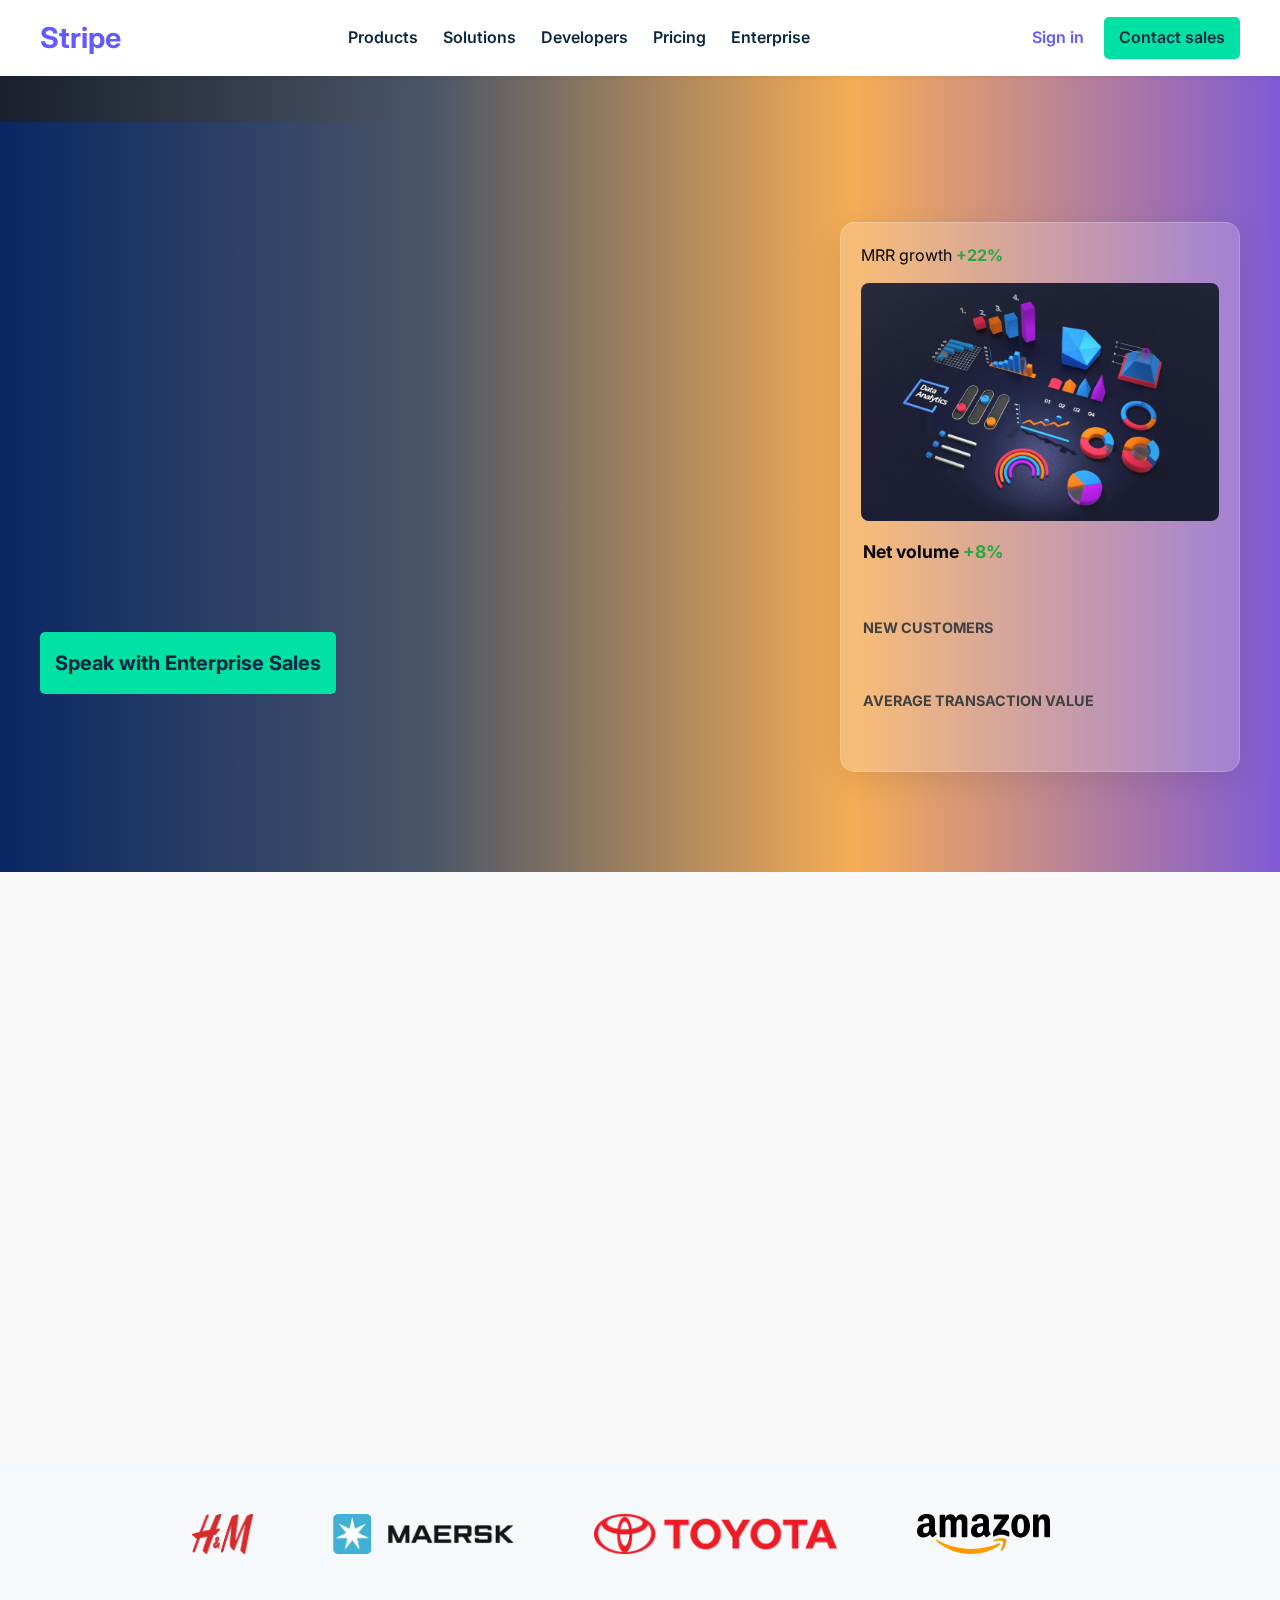
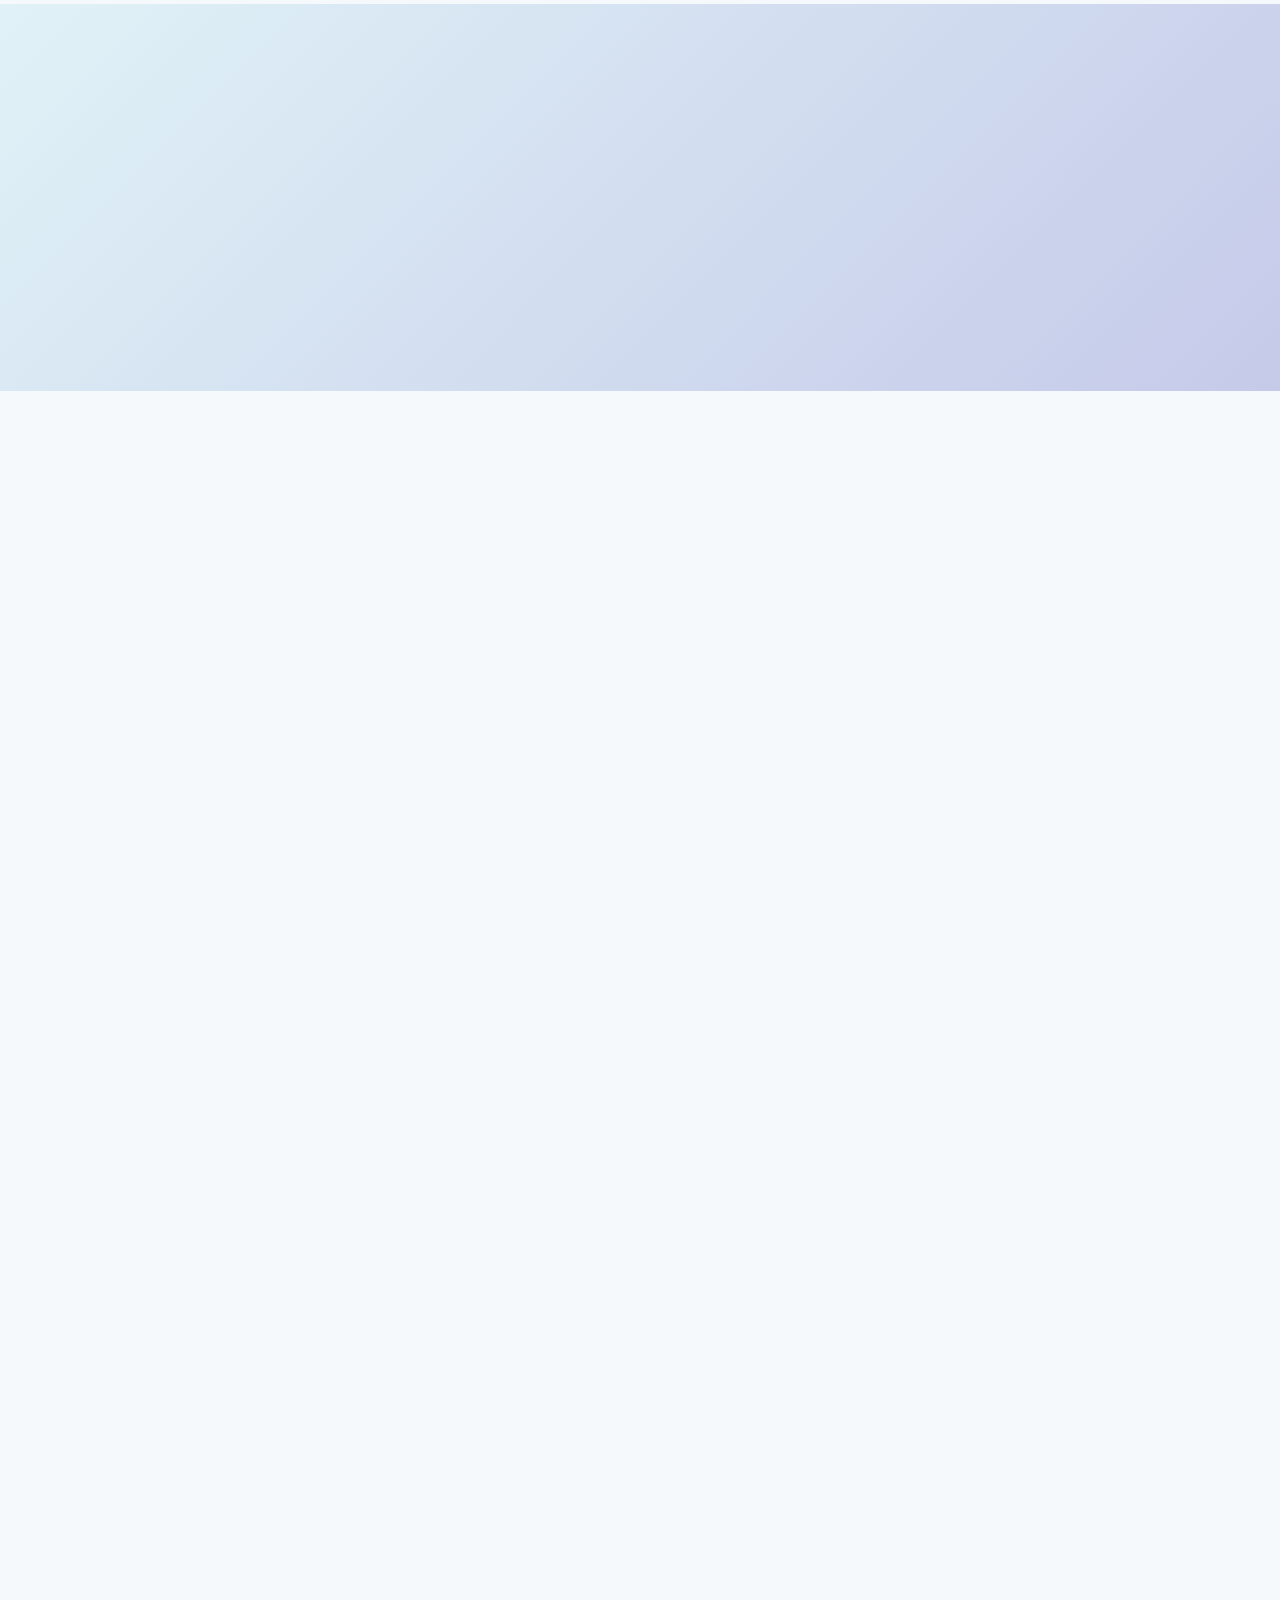
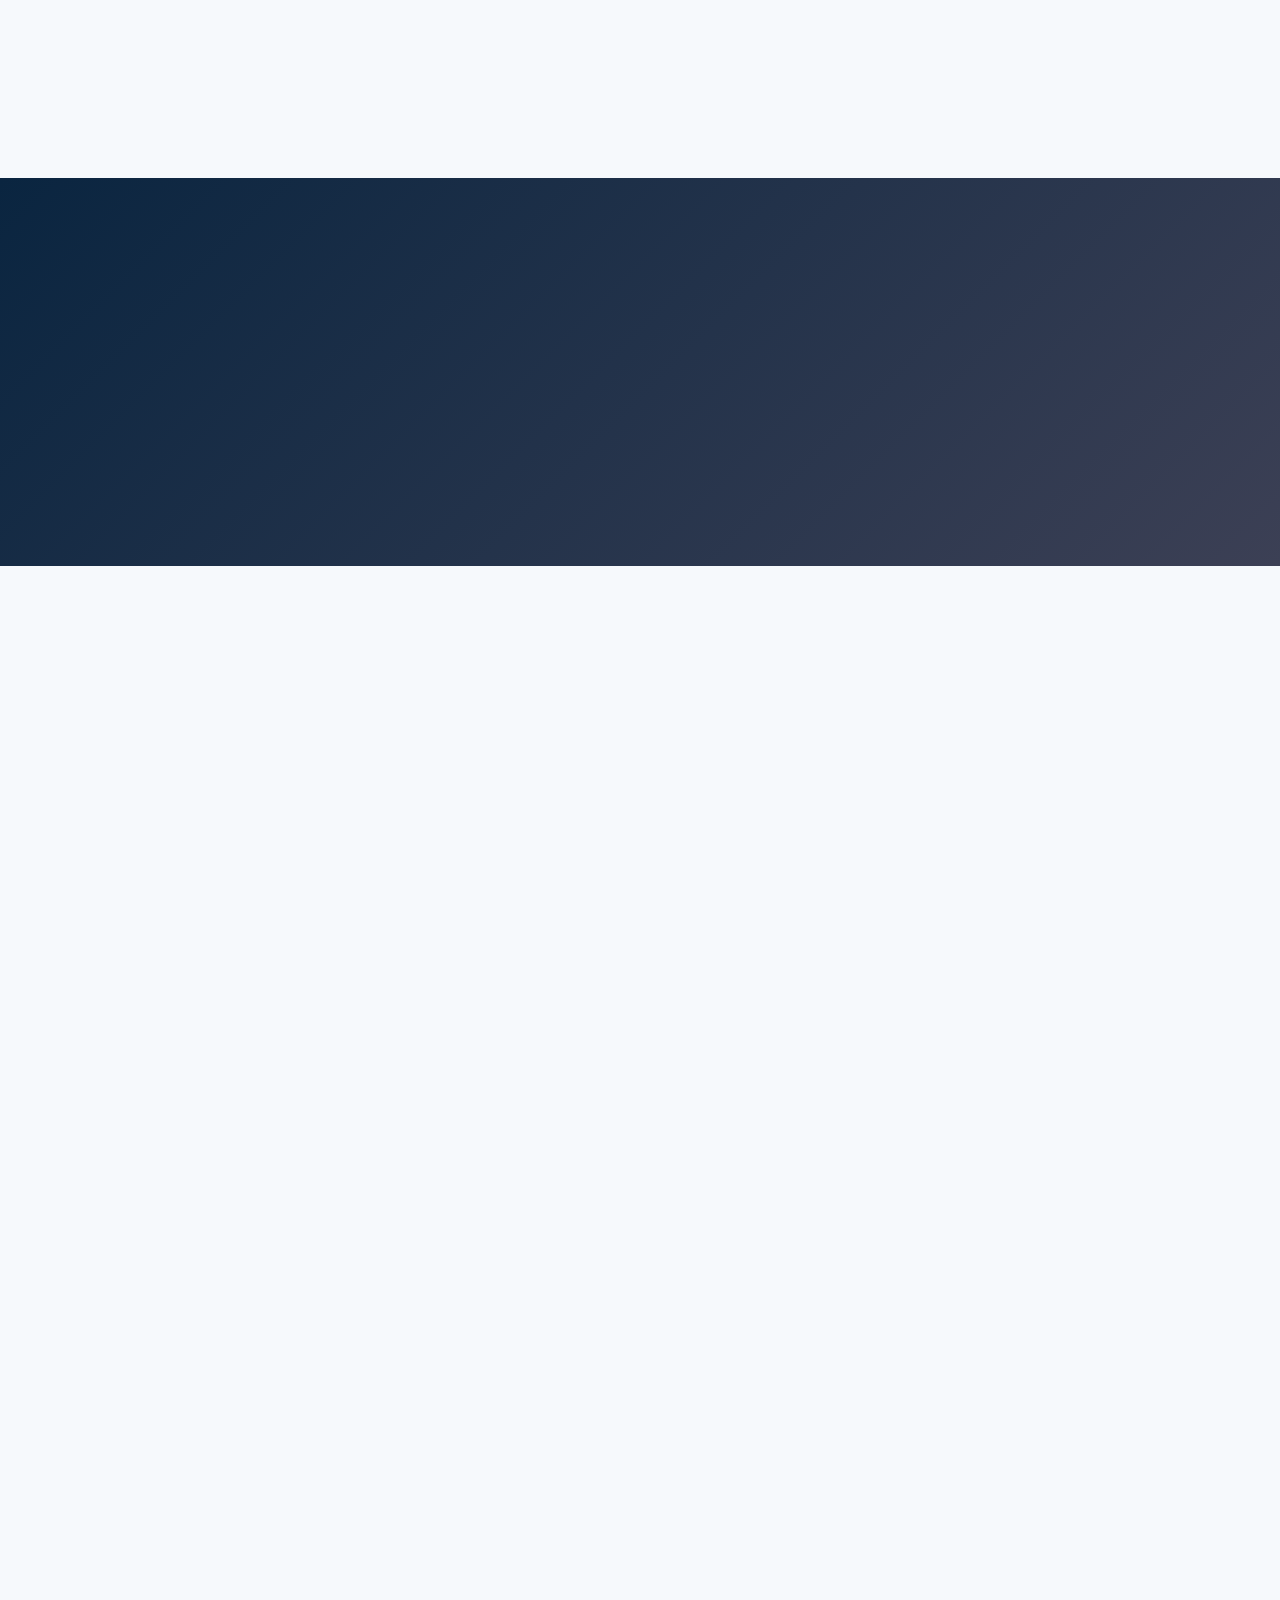
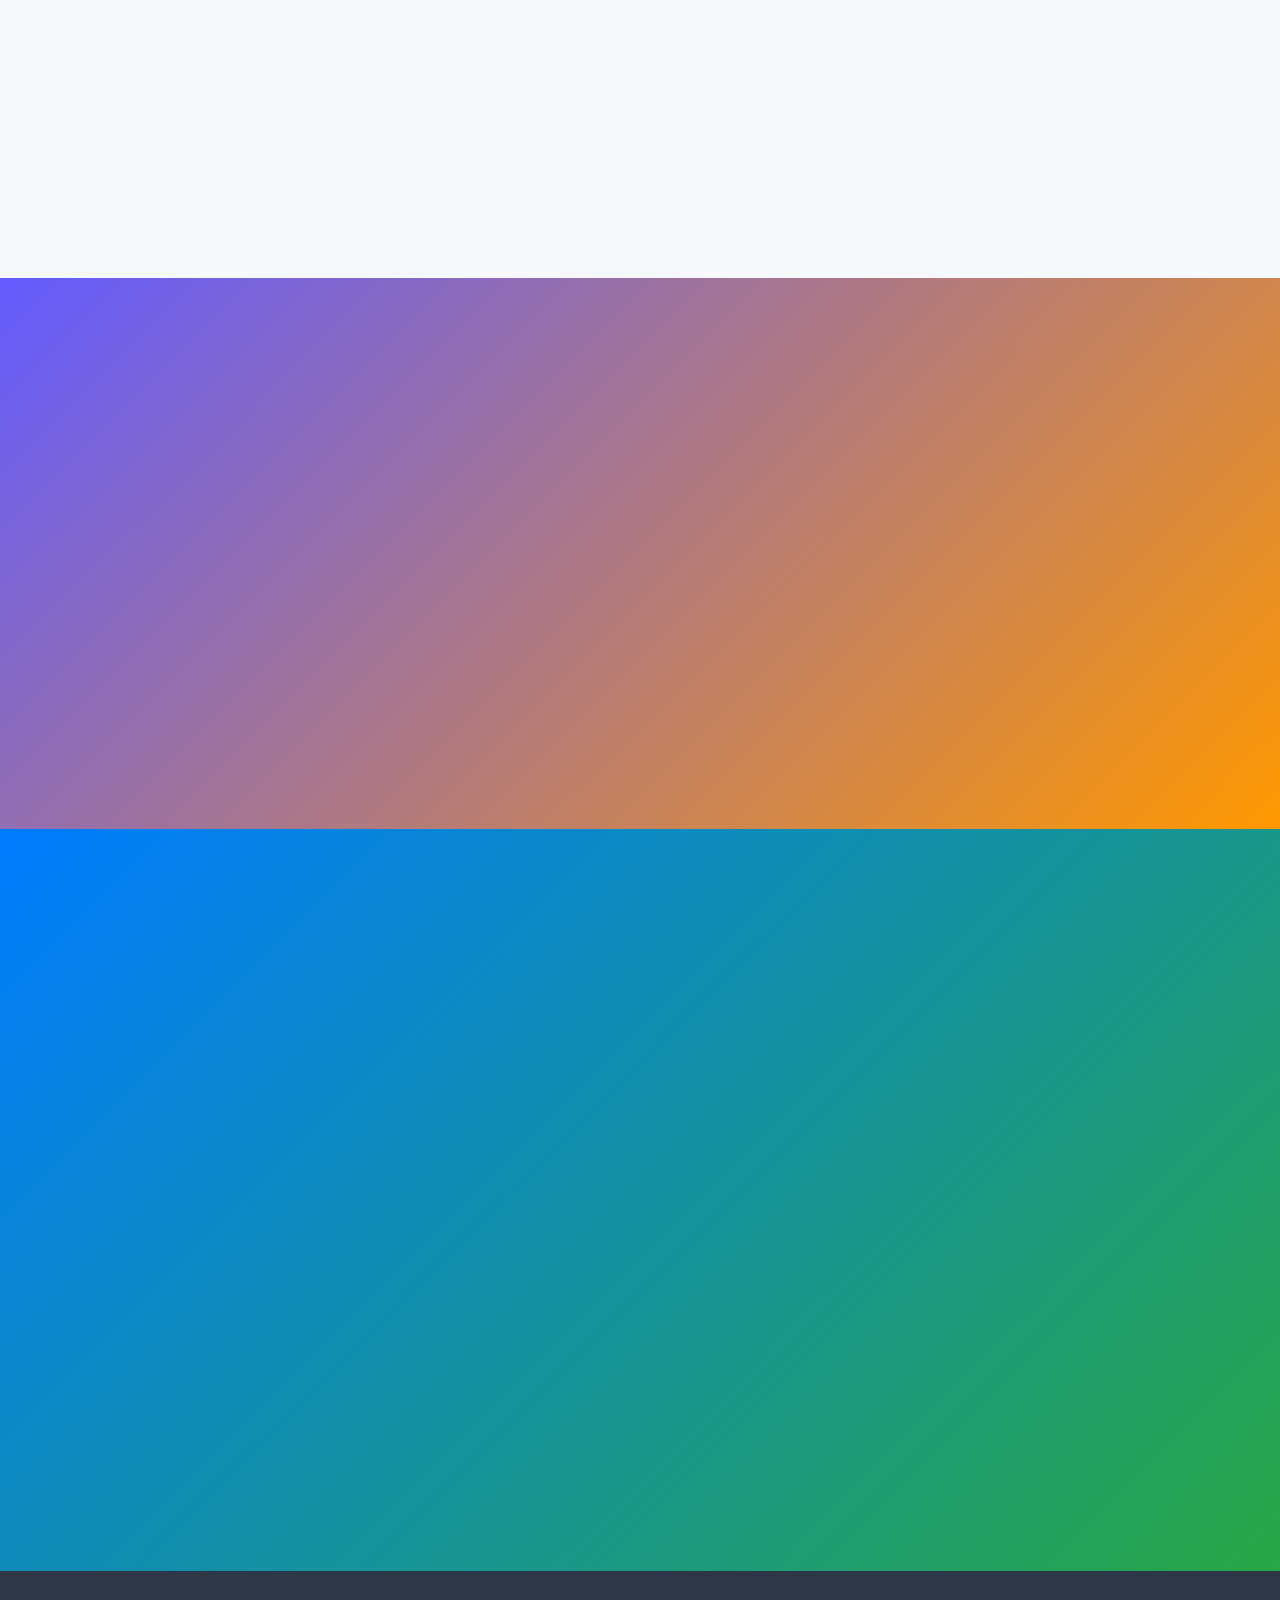
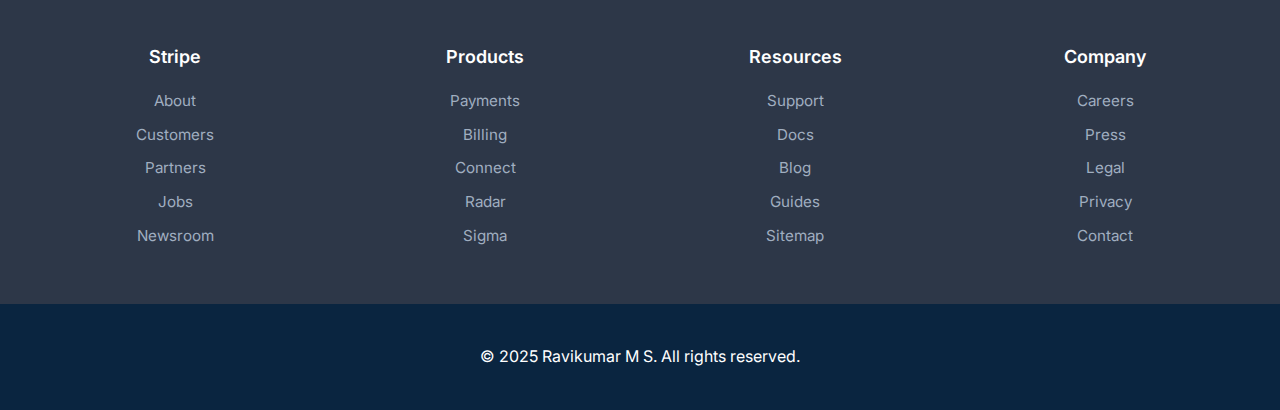
<file: index.html>
<!DOCTYPE html>
<html lang="en">

<head>
    <meta charset="UTF-8">
    <meta name="viewport" content="width=device-width, initial-scale=1.0">
    <title>Enterprise - Stripe (Clone)</title>
    <link href="https://fonts.googleapis.com/css2?family=Inter:wght@400;600;700&display=swap" rel="stylesheet">
    <link rel="stylesheet" href="styles.css">
</head>

<body>
    <header>
        <div class="container">
            <div class="logo">Stripe</div>
            <div class="hamburger-icon">
                <div class="bar"></div>
                <div class="bar"></div>
                <div class="bar"></div>
            </div>
            <nav>
                <ul>
                    <li><a href="#features">Products</a></li>
                    <li><a href="#solutions">Solutions</a></li>
                    <li><a href="#resources">Developers</a></li>
                    <li><a href="#pricing">Pricing</a></li>
                    <li><a href="#features">Enterprise</a></li>
                </ul>
            </nav>
            <div class="header-actions">
                <a href="#">Sign in</a>
                <a href="#" class="contact-button">Contact sales</a>
            </div>
        </div>
        <div class="mobile-nav">
            <div class="close-icon">&times;</div>
            <ul>
                <li><a href="#features">Products</a></li>
                <li><a href="#solutions">Solutions</a></li>
                <li><a href="#resources">Developers</a></li>
                <li><a href="#pricing">Pricing</a></li>
                <li><a href="#features">Enterprise</a></li>
            </ul>
        </div>
    </header>

    <div class="marquee-container">
        <div class="marquee-content">
            <span class="marquee-item"><span class="category">STORIES</span> URBN consolidates $5 billion in online and
                in-store revenue onto Stripe</span>
            <span class="marquee-item"><span class="category">REPORT</span> Stripe named a Leader for its Billing
                product</span>
            <span class="marquee-item"><span class="category">NEWS</span> Latest company updates and
                announcements</span>
            <span class="marquee-item"><span class="category">PANEL DISCUSSION</span> Watch our recent panel on
                enterprise payments</span>
            <span class="marquee-item"><span class="category">STORIES</span> URBN consolidates $5 billion in online and
                in-store revenue onto Stripe</span>
            <span class="marquee-item"><span class="category">REPORT</span> Stripe named a Leader for its Billing
                product</span>
            <span class="marquee-item"><span class="category">NEWS</span> Latest company updates and
                announcements</span>
            <span class="marquee-item"><span class="category">PANEL DISCUSSION</span> Watch our recent panel on
                enterprise payments</span>
        </div>
    </div>


    <section class="hero">
        <div class="container">
            <div class="hero-content scroll-reveal">
                <h1>Build the next era of your enterprise</h1>
                <p>Leading enterprises use Stripe to revolutionise their business - from Amazon's rapid expansion into
                    global markets to BMW's re-imagination of the customer experience.</p>
                <a href="#" class="cta-mainbutton">Speak with Enterprise Sales</a>
            </div>
            <div class="cards-container">
                <div class="glassy-card">
                    <div class="card-header">
                        <h4>MRR growth <span class="growth-indicator">+22%</span></h4>
                    </div>

                    <img src="graphs.jpg" alt="Growth Charts">

                    <div class="card-section">
                        <h4>Net volume <span class="growth-indicator">+8%</span></h4>
                        <p>$429,777</p>
                        <h5>New Customers</h5>
                        <p>+15% this month</p>
                        <h5>Average Transaction Value</h5>
                        <p>$75.50</p>
                    </div>
                </div>
            </div>
        </div>
    </section>

    <section class="features" id="features">
        <div class="container">
            <h2 class="scroll-reveal">Solutions built for enterprise scale</h2>
            <div class="card-grid">
                <div class="card scroll-reveal">
                    <h3>Global Payments</h3>
                    <p>Accept payments from customers around the world with support for 135+ currencies and dozens of
                        payment methods.</p>
                </div>
                <div class="card scroll-reveal">
                    <h3>Revenue Automation</h3>
                    <p>Automate complex financial workflows, from billing and invoicing to tax and revenue recognition.
                    </p>
                </div>
                <div class="card scroll-reveal">
                    <h3>Integrated Platforms</h3>
                    <p>Build and scale your platform business with powerful tools for marketplaces and platforms.</p>
                </div>
                <div class="card scroll-reveal">
                    <h3>Fraud Prevention</h3>
                    <p>Protect your business with advanced machine learning-powered fraud detection and prevention
                        tools.</p>
                </div>
                <div class="card scroll-reveal">
                    <h3>Optimized Checkout</h3>
                    <p>Create seamless, high-converting checkout experiences with customizable UI components and APIs.
                    </p>
                </div>
                <div class="card scroll-reveal">
                    <h3>Reporting & Analytics</h3>
                    <p>Gain deep insights into your financial data with comprehensive reporting and analytics tools.
                    </p>
                </div>
            </div>
        </div>
    </section>

    <section class="logo-cloud ">
        <div class="marquee">
            <img src="hm.png" alt="H&M Logo">
            <img src="maersk.png" alt="Maersk Logo">
            <img src="toyota.png" alt="Toyota Logo">
            <img src="/StripeProject//Images/amazon.svg" alt="Amazon Logo">
            <img src="unilever.png" alt="Unilever Logo">
            <img src="urbn.png" alt="URBN Logo">
            <img src="salesforce.png" alt="SalesForce Logo">
            <img src="marriot.png" alt="Marriot Logo">
            <img src="le-monde.png" alt="LeMonde Logo">
        </div>
    </section>

    <section class="solutions-grid" id="solutions">
        <div class="container">
            <h2 class="scroll-reveal">Explore enterprise solutions</h2>
            <div class="card-grid">
                <div class="card scroll-reveal">
                    <h3>Online Payments</h3>
                    <p>Enable seamless and secure online transactions for your customers globally.</p>
                </div>
                <div class="card scroll-reveal">
                    <h3>In-Person Payments</h3>
                    <p>Unify your online and offline sales with integrated in-person payment solutions.</p>
                </div>
                <div class="card scroll-reveal">
                    <h3>Platform Payments and Banking-Service</h3>
                    <p>Reinvent business models or monetize financial services on your platform.</p>
                </div>
            </div>
        </div>
    </section>

    <section class="customer-stories">
        <div class="container">
            <h2 class="scroll-reveal">Trusted by leading enterprises</h2>
            <div class="card-grid">
                <div class="card scroll-reveal">
                    <img src="amazon.svg" alt="Amazon Logo">
                    <p>"Amazon uses Stripe to launch quickly in new markets and power payments across Prime, Audible,
                        Kindle, Amazon Pay, and more."</p>
                    <div class="author">- Amazon Customer Story</div>
                </div>
                <div class="card scroll-reveal">
                    <img src="instacart.svg" alt="Instacart Logo">
                    <p>"Instacart streamlined onboarding and payment flows for customers, shoppers, and retailers."</p>
                    <div class="author">- Instacart Customer Story</div>
                </div>
                <div class="card scroll-reveal">
                    <img src="foxsports.jpeg" alt="FOX Sports Logo">
                    <p>"FOX Sports Mexico sees 20% uplift in subscription revenue with Stripe Billing."</p>
                    <div class="author">- FOX Sports Customer Story</div>
                </div>
            </div>
        </div>
    </section>

    <section class="global-presence">
        <div class="container">
            <h2 class="scroll-reveal">Expand your global reach</h2>
            <div class="content scroll-reveal">
                <div class="text">
                    <p>Stripe's global infrastructure and local expertise help you enter new markets and optimize
                        payments across borders. Reach customers in 135+ currencies and dozens of payment methods with a
                        single integration.</p>
                    <p>Benefit from optimized checkout experiences that automatically surface the highest converting
                        payment methods for every customer, helping you grow revenue by 11.9% on average.</p>
                </div>
                <div class="image">
                    <img src="global.png" alt="Global Map Illustration">
                </div>
            </div>
        </div>
    </section>

    <section class="uptime-section">
        <div class="container">
            <h2 class="scroll-reveal">99.999<sup>%</sup></h2>
            <p class="scroll-reveal">historical uptime for Stripe services</p>
        </div>
    </section>

    <section class="resources-section" id="resources">
        <div class="container">
            <h2 class="scroll-reveal">Recommended resources</h2>
            <div class="card-grid">
                <div class="card scroll-reveal">
                    <h3>Guide to payments provider RFPs</h3>
                    <p>Evaluate payment providers, including overlooked capabilities and important questions to ask, and
                        get a downloadable RFP template.</p>
                </div>
                <div class="card scroll-reveal">
                    <h3>How to increase revenue with an optimized checkout</h3>
                    <p>Read about how businesses using Stripe's Optimized Checkout Suite achieved 11.9% more revenue on
                        average.</p>
                </div>
                <div class="card scroll-reveal">
                    <h3>Stripe named a Leader in Payments</h3>
                    <p>According to the IDC MarketScape evaluation, "merchants of all sizes can benefit from Stripe's
                        wide range of products and services."</p>
                </div>
            </div>
        </div>
    </section>

    <section class="pricing-section" id="pricing">
        <div class="container">
            <h2 class="scroll-reveal">Flexible pricing for enterprise scale</h2>
            <div class="pricing-content">
                <p class="scroll-reveal">Talk to our sales team to get a customized pricing plan that fits your business
                    needs and volume.</p>
                <div class="pricing-cards">
                    <div class="pricing-card scroll-reveal">
                        <h3>Standard Pricing</h3>
                        <div class="price">Custom</div>
                        <ul>
                            <li>Interchange plus pricing</li>
                            <li>Country-specific rates</li>
                            <li>Volume discounts</li>
                            <li>Multi-product discounts</li>
                        </ul>
                        <a href="#" class="cta-button">Contact Sales</a>
                    </div>
                    <div class="pricing-card scroll-reveal">
                        <h3>Platform Pricing</h3>
                        <div class="price">Custom</div>
                        <ul>
                            <li>Connect platform fees</li>
                            <li>Flexible payout options</li>
                            <li>Managed risk and support</li>
                            <li>Monetization tools</li>
                        </ul>
                        <a href="#" class="cta-button">Contact Sales</a>
                    </div>
                    <div class="pricing-card scroll-reveal">
                        <h3>Custom Solutions</h3>
                        <div class="price">Tailored</div>
                        <ul>
                            <li>Deployment services</li>
                            <li>Technical account management</li>
                            <li>Professional services</li>
                            <li>Custom integrations</li>
                        </ul>
                        <a href="#" class="cta-button">Contact Sales</a>
                    </div>
                </div>
            </div>
        </div>
    </section>

    <section class="gradient-image-section gradient-purple-orange">
        <div class="content">
            <div class="text scroll-reveal">
                <h2>Boost Revenue with Optimized Payments</h2>
                <p>Access leading authorization rates powered by direct integrations with global card networks and
                    issuing banks, an extensive understanding of issuer preferences, and machine learning-based products
                    informed by billions of transactions.</p>
            </div>
            <div class="image scroll-reveal">
                <img src="paymentmethod.jpg" alt="Optimized Payments Illustration">
            </div>
        </div>
    </section>

    <section class="gradient-image-section gradient-blue-green">
        <div class="content">
            <div class="image scroll-reveal">
                <img src="accoutmanage.jpg" alt="Streamlined Operations Illustration">
            </div>
            <div class="text scroll-reveal">
                <h2>Streamlined Account Management</h2>
                <p>Simplify operations and centralize reporting across business lines and geographies with Stripe
                    Organizations. Get customized recommendations and pricing tailored for your business.</p>
                </p>
            </div>
    </section>
    <footer class="main-footer">
        <div class="container">
            <div class="footer-grid">
                <div>
                    <h4 class="footer-heading">Stripe</h4>
                    <ul class="footer-links">
                        <li><a href="#" class="footer-link">About</a></li>
                        <li><a href="#" class="footer-link">Customers</a></li>
                        <li><a href="#" class="footer-link">Partners</a></li>
                        <li><a href="#" class="footer-link">Jobs</a></li>
                        <li><a href="#" class="footer-link">Newsroom</a></li>
                    </ul>
                </div>
                <div>
                    <h4 class="footer-heading">Products</h4>
                    <ul class="footer-links">
                        <li><a href="#" class="footer-link">Payments</a></li>
                        <li><a href="#" class="footer-link">Billing</a></li>
                        <li><a href="#" class="footer-link">Connect</a></li>
                        <li><a href="#" class="footer-link">Radar</a></li>
                        <li><a href="#" class="footer-link">Sigma</a></li>
                    </ul>
                </div>
                <div>
                    <h4 class="footer-heading">Resources</h4>
                    <ul class="footer-links">
                        <li><a href="#" class="footer-link">Support</a></li>
                        <li><a href="#" class="footer-link">Docs</a></li>
                        <li><a href="#" class="footer-link">Blog</a></li>
                        <li><a href="#" class="footer-link">Guides</a></li>
                        <li><a href="#" class="footer-link">Sitemap</a></li>
                    </ul>
                </div>
                <div>
                    <h4 class="footer-heading">Company</h4>
                    <ul class="footer-links">
                        <li><a href="#" class="footer-link">Careers</a></li>
                        <li><a href="#" class="footer-link">Press</a></li>
                        <li><a href="#" class="footer-link">Legal</a></li>
                        <li><a href="#" class="footer-link">Privacy</a></li>
                        <li><a href="#" class="footer-link">Contact</a></li>
                    </ul>
                </div>
            </div>
        </div>
    </footer>

    <footer>
        <div class="container-footer">
            <p>&copy; 2025 Ravikumar M S. All rights reserved.</p>
        </div>
    </footer>
    <script src="script.js"></script>
</body>

</html>
</file>
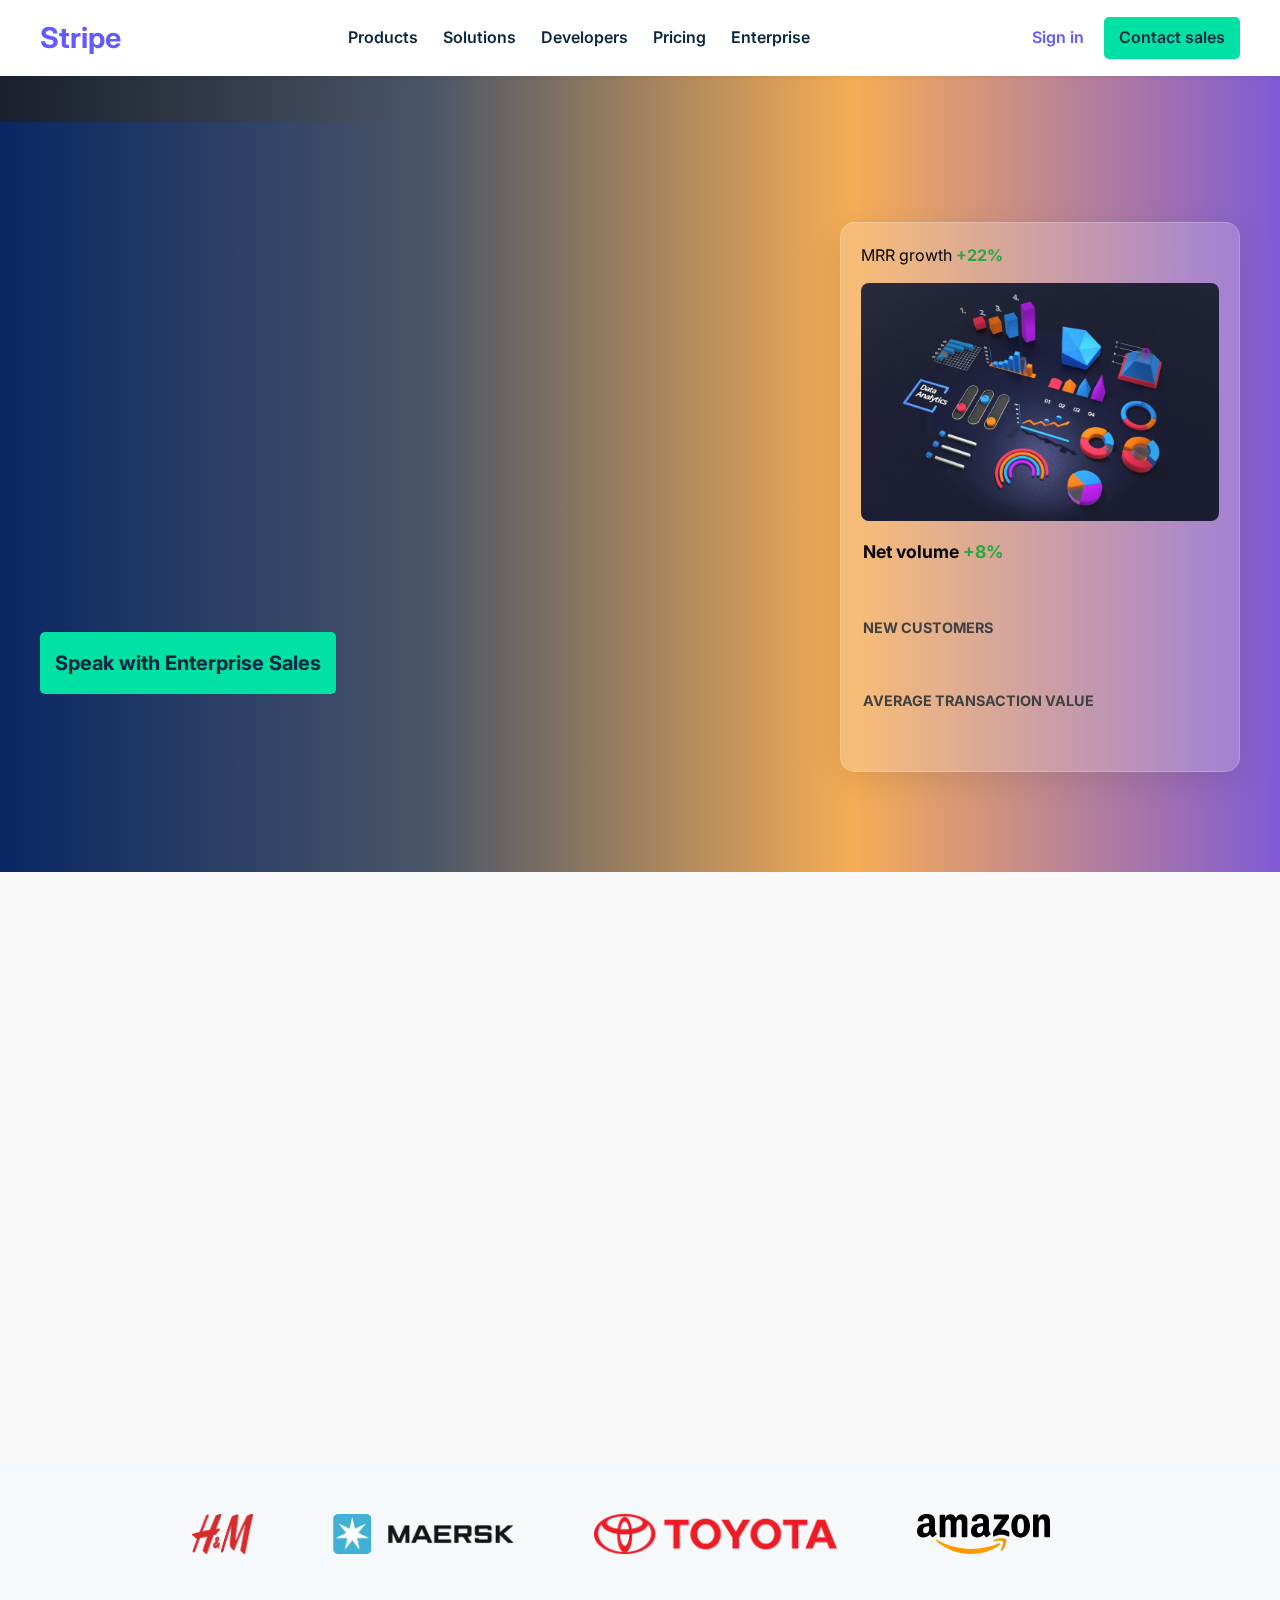
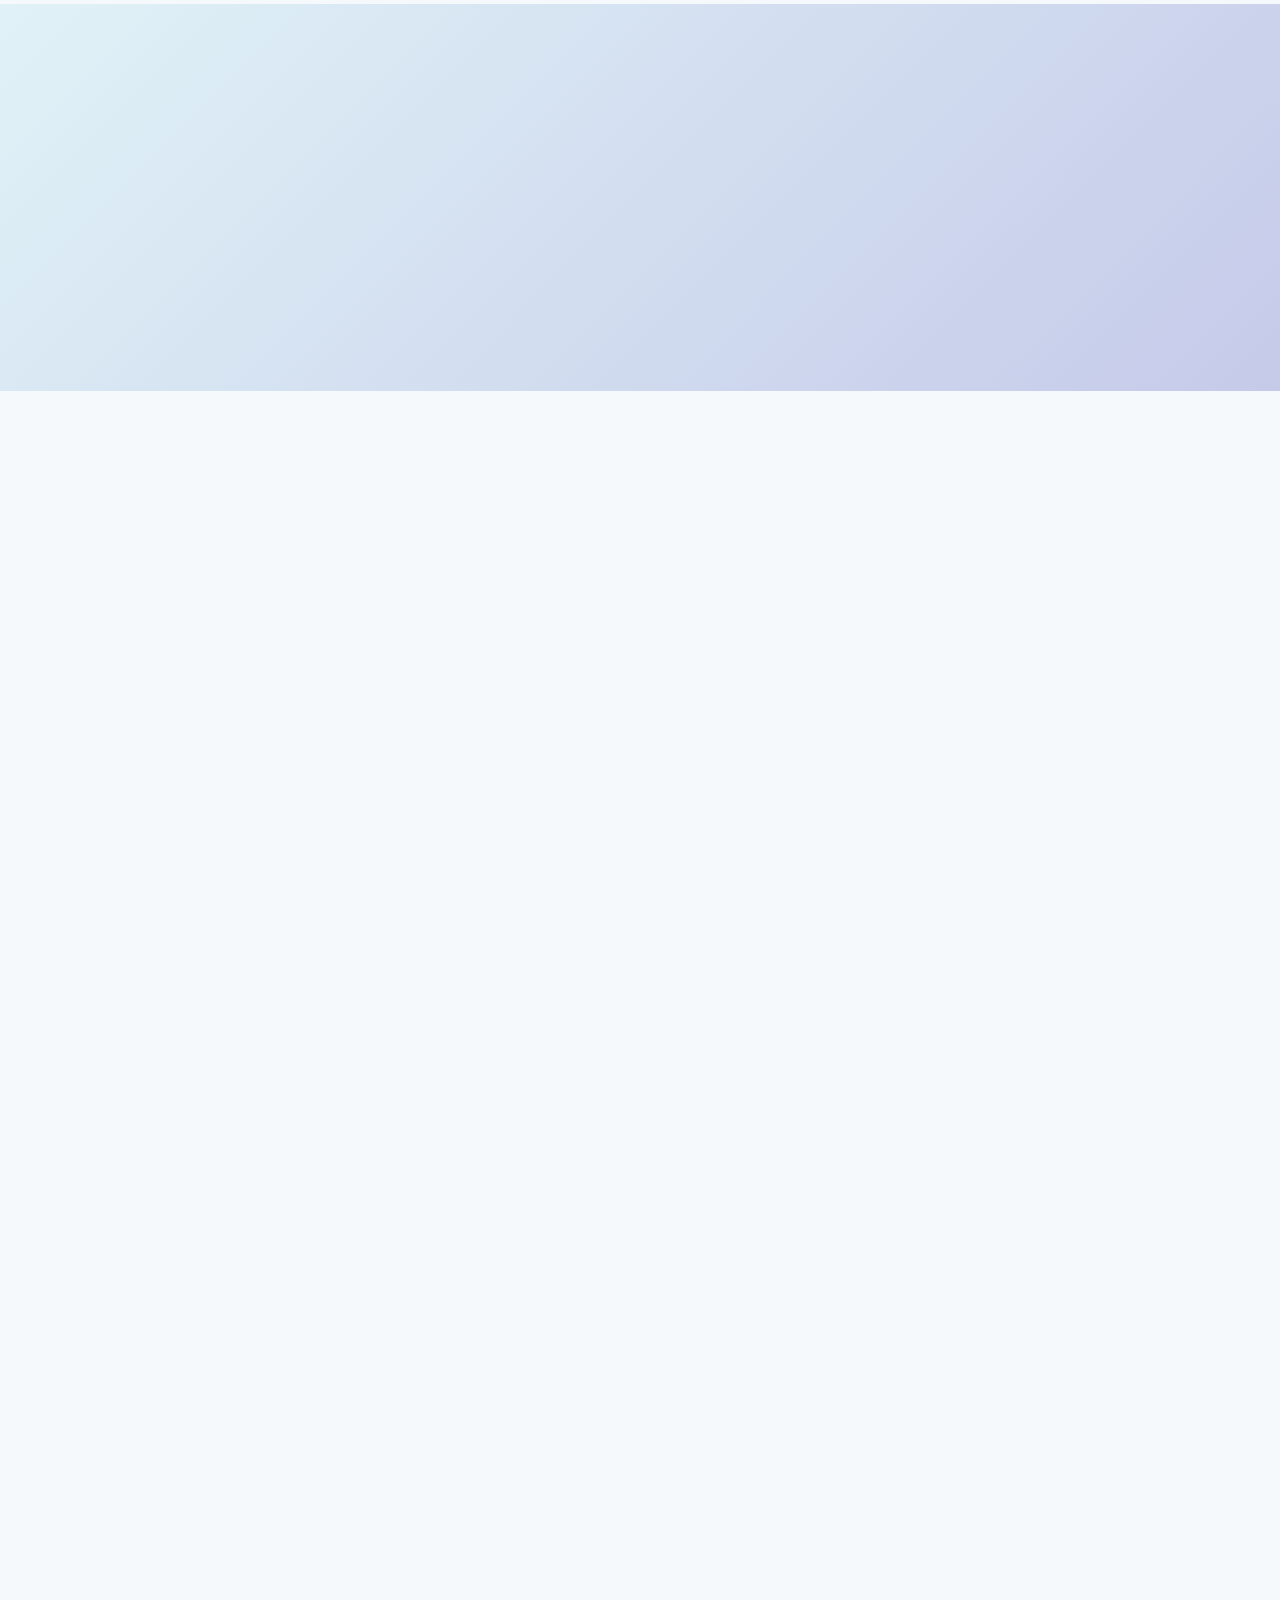
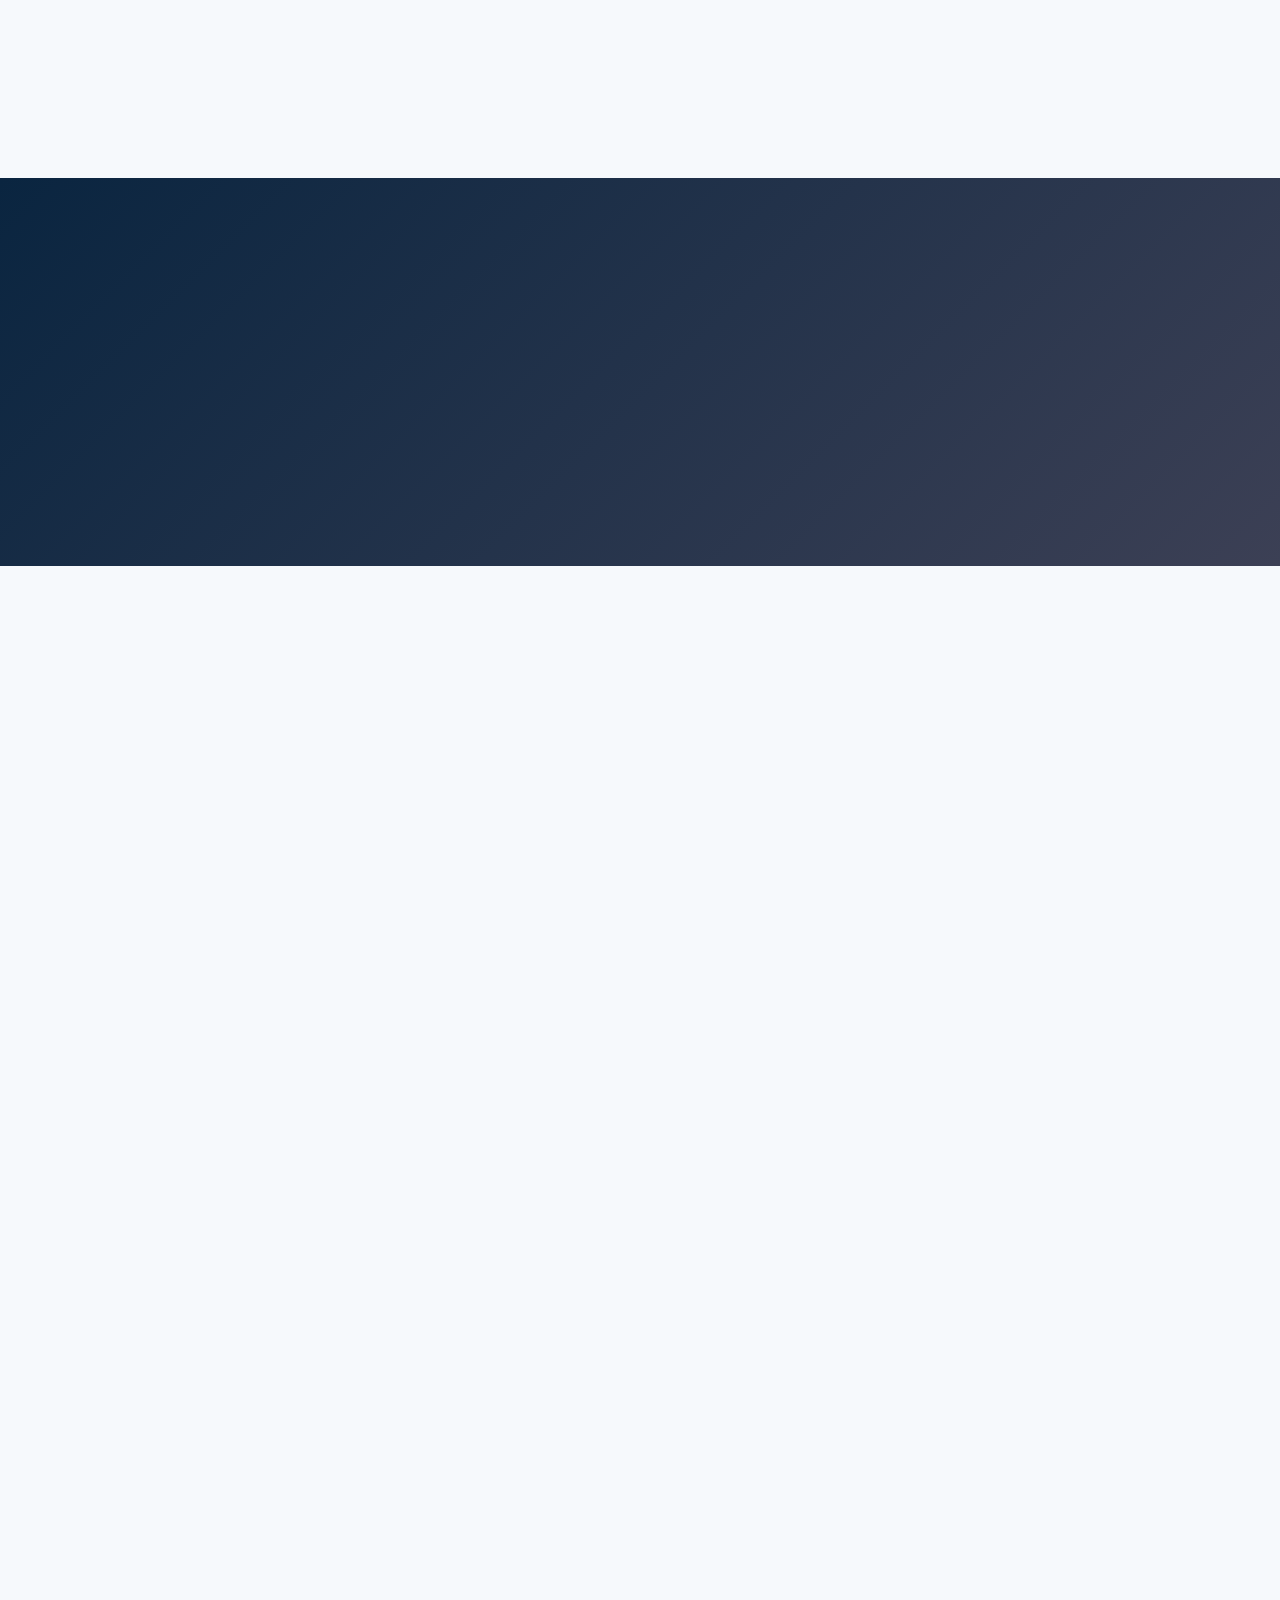
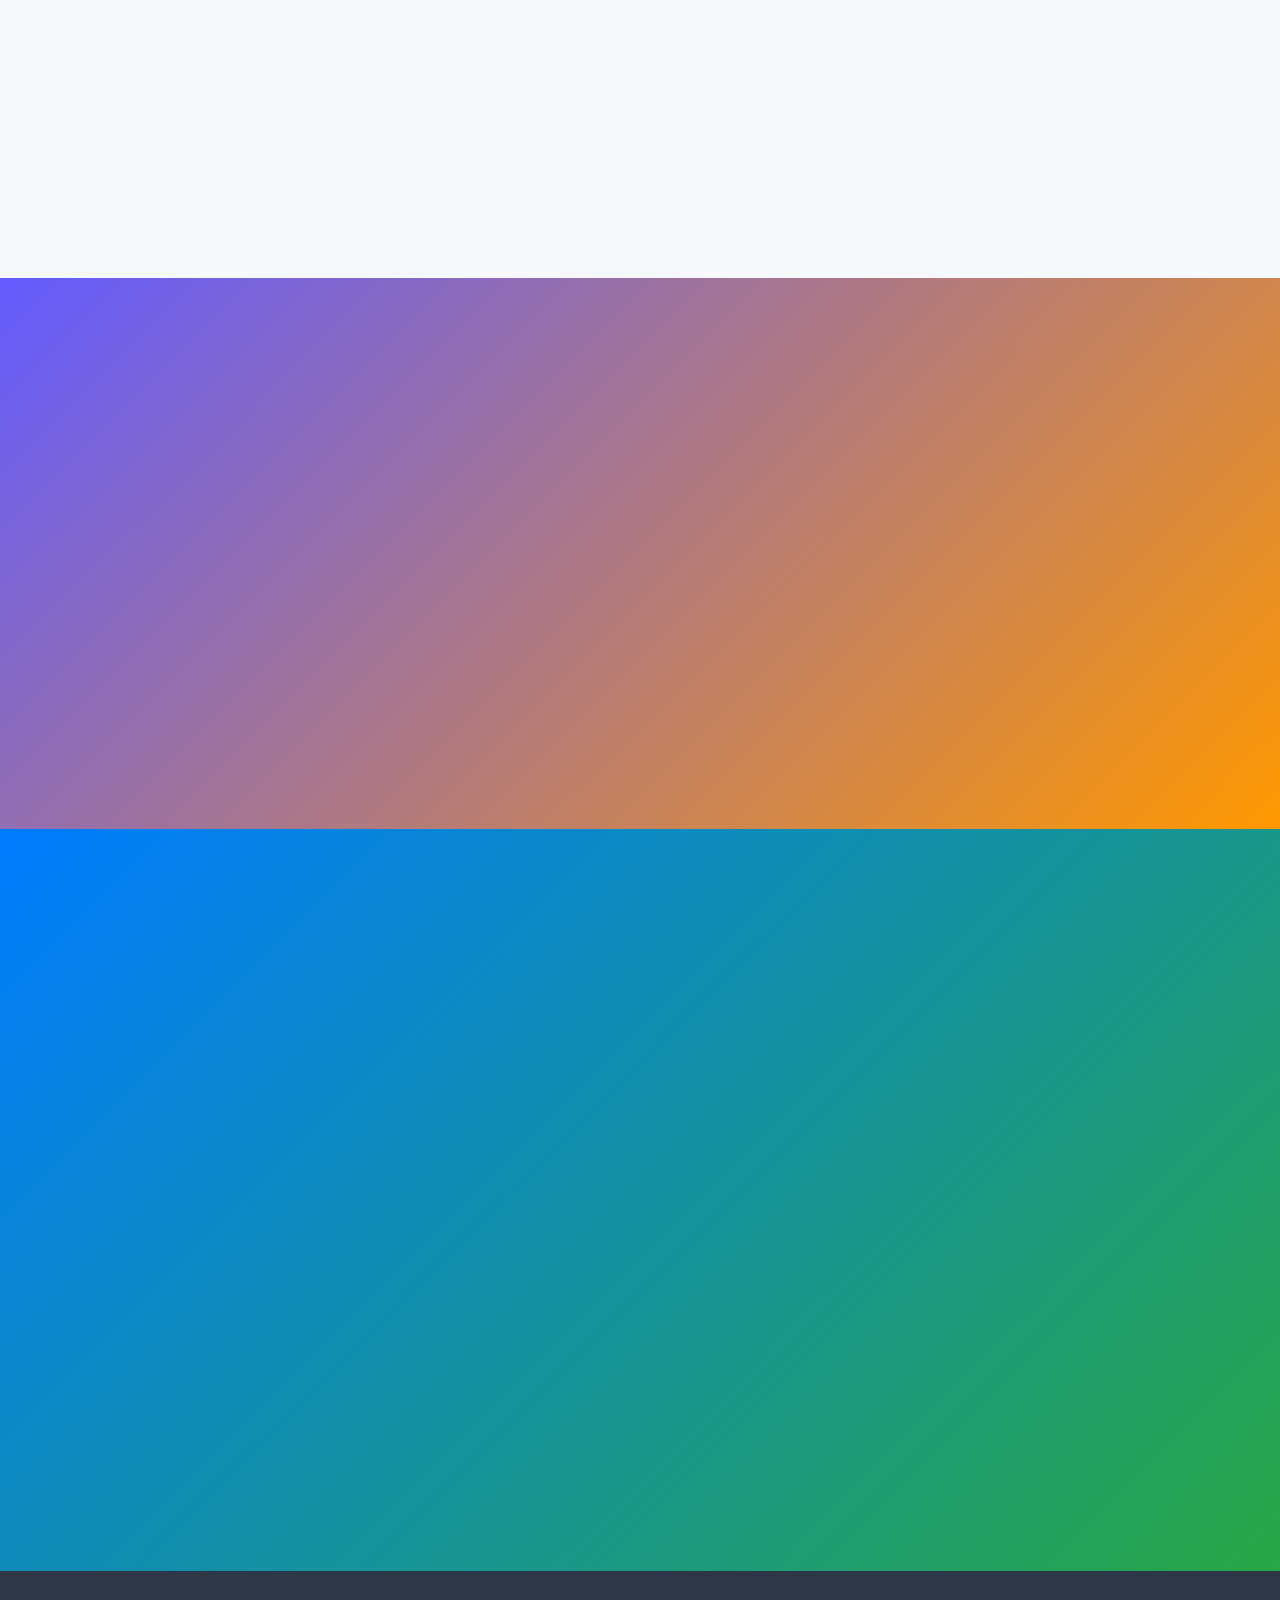
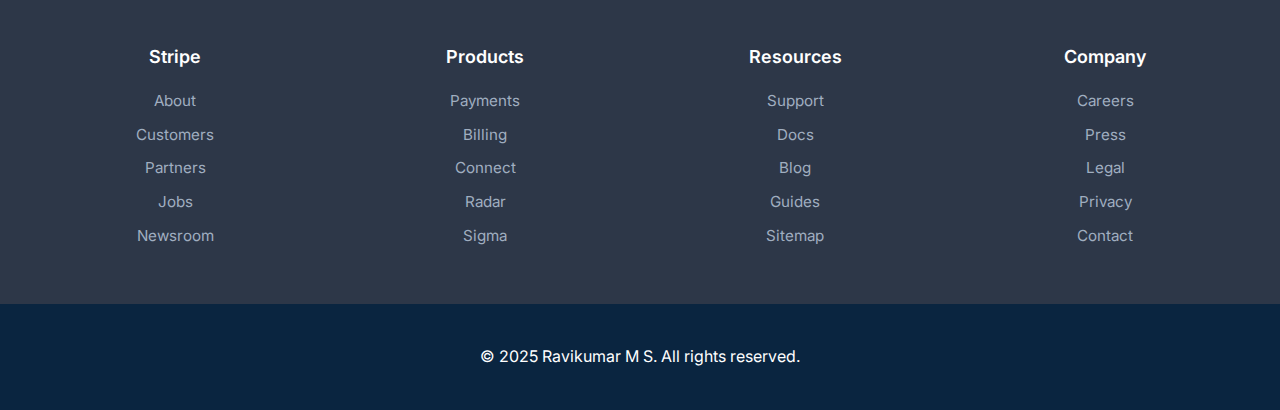
<file: StripeProject/index.html>
<!DOCTYPE html>
<html lang="en">

<head>
    <meta charset="UTF-8">
    <meta name="viewport" content="width=device-width, initial-scale=1.0">
    <title>Enterprise - Stripe (Clone)</title>
    <link href="https://fonts.googleapis.com/css2?family=Inter:wght@400;600;700&display=swap" rel="stylesheet">
    <link rel="stylesheet" href="styles.css">
</head>

<body>
    <header>
        <div class="container">
            <div class="logo">Stripe</div>
            <div class="hamburger-icon">
                <div class="bar"></div>
                <div class="bar"></div>
                <div class="bar"></div>
            </div>
            <nav>
                <ul>
                    <li><a href="#features">Products</a></li>
                    <li><a href="#solutions">Solutions</a></li>
                    <li><a href="#resources">Developers</a></li>
                    <li><a href="#pricing">Pricing</a></li>
                    <li><a href="#features">Enterprise</a></li>
                </ul>
            </nav>
            <div class="header-actions">
                <a href="#">Sign in</a>
                <a href="#" class="contact-button">Contact sales</a>
            </div>
        </div>
        <div class="mobile-nav">
            <div class="close-icon">&times;</div>
            <ul>
                <li><a href="#features">Products</a></li>
                <li><a href="#solutions">Solutions</a></li>
                <li><a href="#resources">Developers</a></li>
                <li><a href="#pricing">Pricing</a></li>
                <li><a href="#features">Enterprise</a></li>
            </ul>
        </div>
    </header>

    <div class="marquee-container">
        <div class="marquee-content">
            <span class="marquee-item"><span class="category">STORIES</span> URBN consolidates $5 billion in online and
                in-store revenue onto Stripe</span>
            <span class="marquee-item"><span class="category">REPORT</span> Stripe named a Leader for its Billing
                product</span>
            <span class="marquee-item"><span class="category">NEWS</span> Latest company updates and
                announcements</span>
            <span class="marquee-item"><span class="category">PANEL DISCUSSION</span> Watch our recent panel on
                enterprise payments</span>
            <span class="marquee-item"><span class="category">STORIES</span> URBN consolidates $5 billion in online and
                in-store revenue onto Stripe</span>
            <span class="marquee-item"><span class="category">REPORT</span> Stripe named a Leader for its Billing
                product</span>
            <span class="marquee-item"><span class="category">NEWS</span> Latest company updates and
                announcements</span>
            <span class="marquee-item"><span class="category">PANEL DISCUSSION</span> Watch our recent panel on
                enterprise payments</span>
        </div>
    </div>


    <section class="hero">
        <div class="container">
            <div class="hero-content scroll-reveal">
                <h1>Build the next era of your enterprise</h1>
                <p>Leading enterprises use Stripe to revolutionise their business - from Amazon's rapid expansion into
                    global markets to BMW's re-imagination of the customer experience.</p>
                <a href="#" class="cta-mainbutton">Speak with Enterprise Sales</a>
            </div>
            <div class="cards-container">
                <div class="glassy-card">
                    <div class="card-header">
                        <h4>MRR growth <span class="growth-indicator">+22%</span></h4>
                    </div>

                    <img src="/StripeProject/Images/graphs.jpg" alt="Growth Charts">

                    <div class="card-section">
                        <h4>Net volume <span class="growth-indicator">+8%</span></h4>
                        <p>$429,777</p>
                        <h5>New Customers</h5>
                        <p>+15% this month</p>
                        <h5>Average Transaction Value</h5>
                        <p>$75.50</p>
                    </div>
                </div>
            </div>
        </div>
    </section>

    <section class="features" id="features">
        <div class="container">
            <h2 class="scroll-reveal">Solutions built for enterprise scale</h2>
            <div class="card-grid">
                <div class="card scroll-reveal">
                    <h3>Global Payments</h3>
                    <p>Accept payments from customers around the world with support for 135+ currencies and dozens of
                        payment methods.</p>
                </div>
                <div class="card scroll-reveal">
                    <h3>Revenue Automation</h3>
                    <p>Automate complex financial workflows, from billing and invoicing to tax and revenue recognition.
                    </p>
                </div>
                <div class="card scroll-reveal">
                    <h3>Integrated Platforms</h3>
                    <p>Build and scale your platform business with powerful tools for marketplaces and platforms.</p>
                </div>
                <div class="card scroll-reveal">
                    <h3>Fraud Prevention</h3>
                    <p>Protect your business with advanced machine learning-powered fraud detection and prevention
                        tools.</p>
                </div>
                <div class="card scroll-reveal">
                    <h3>Optimized Checkout</h3>
                    <p>Create seamless, high-converting checkout experiences with customizable UI components and APIs.
                    </p>
                </div>
                <div class="card scroll-reveal">
                    <h3>Reporting & Analytics</h3>
                    <p>Gain deep insights into your financial data with comprehensive reporting and analytics tools.
                    </p>
                </div>
            </div>
        </div>
    </section>

    <section class="logo-cloud ">
        <div class="marquee">
            <img src="/StripeProject/Images/hm.png" alt="H&M Logo">
            <img src="/StripeProject/Images/maersk.png" alt="Maersk Logo">
            <img src="/StripeProject/Images/toyota.png" alt="Toyota Logo">
            <img src="/StripeProject//Images/amazon.svg" alt="Amazon Logo">
            <img src="/StripeProject/Images/unilever.png" alt="Unilever Logo">
            <img src="/StripeProject/Images/urbn.png" alt="URBN Logo">
            <img src="/StripeProject/Images/salesforce.png" alt="SalesForce Logo">
            <img src="/StripeProject/Images/marriot.png" alt="Marriot Logo">
            <img src="/StripeProject/Images/le-monde.png" alt="LeMonde Logo">
        </div>
    </section>

    <section class="solutions-grid" id="solutions">
        <div class="container">
            <h2 class="scroll-reveal">Explore enterprise solutions</h2>
            <div class="card-grid">
                <div class="card scroll-reveal">
                    <h3>Online Payments</h3>
                    <p>Enable seamless and secure online transactions for your customers globally.</p>
                </div>
                <div class="card scroll-reveal">
                    <h3>In-Person Payments</h3>
                    <p>Unify your online and offline sales with integrated in-person payment solutions.</p>
                </div>
                <div class="card scroll-reveal">
                    <h3>Platform Payments and Banking-Service</h3>
                    <p>Reinvent business models or monetize financial services on your platform.</p>
                </div>
            </div>
        </div>
    </section>

    <section class="customer-stories">
        <div class="container">
            <h2 class="scroll-reveal">Trusted by leading enterprises</h2>
            <div class="card-grid">
                <div class="card scroll-reveal">
                    <img src="/StripeProject/Images/amazon.svg" alt="Amazon Logo">
                    <p>"Amazon uses Stripe to launch quickly in new markets and power payments across Prime, Audible,
                        Kindle, Amazon Pay, and more."</p>
                    <div class="author">- Amazon Customer Story</div>
                </div>
                <div class="card scroll-reveal">
                    <img src="/StripeProject/Images/instacart.svg" alt="Instacart Logo">
                    <p>"Instacart streamlined onboarding and payment flows for customers, shoppers, and retailers."</p>
                    <div class="author">- Instacart Customer Story</div>
                </div>
                <div class="card scroll-reveal">
                    <img src="/StripeProject/Images/foxsports.jpeg" alt="FOX Sports Logo">
                    <p>"FOX Sports Mexico sees 20% uplift in subscription revenue with Stripe Billing."</p>
                    <div class="author">- FOX Sports Customer Story</div>
                </div>
            </div>
        </div>
    </section>

    <section class="global-presence">
        <div class="container">
            <h2 class="scroll-reveal">Expand your global reach</h2>
            <div class="content scroll-reveal">
                <div class="text">
                    <p>Stripe's global infrastructure and local expertise help you enter new markets and optimize
                        payments across borders. Reach customers in 135+ currencies and dozens of payment methods with a
                        single integration.</p>
                    <p>Benefit from optimized checkout experiences that automatically surface the highest converting
                        payment methods for every customer, helping you grow revenue by 11.9% on average.</p>
                </div>
                <div class="image">
                    <img src="/StripeProject/Images/global.png" alt="Global Map Illustration">
                </div>
            </div>
        </div>
    </section>

    <section class="uptime-section">
        <div class="container">
            <h2 class="scroll-reveal">99.999<sup>%</sup></h2>
            <p class="scroll-reveal">historical uptime for Stripe services</p>
        </div>
    </section>

    <section class="resources-section" id="resources">
        <div class="container">
            <h2 class="scroll-reveal">Recommended resources</h2>
            <div class="card-grid">
                <div class="card scroll-reveal">
                    <h3>Guide to payments provider RFPs</h3>
                    <p>Evaluate payment providers, including overlooked capabilities and important questions to ask, and
                        get a downloadable RFP template.</p>
                </div>
                <div class="card scroll-reveal">
                    <h3>How to increase revenue with an optimized checkout</h3>
                    <p>Read about how businesses using Stripe's Optimized Checkout Suite achieved 11.9% more revenue on
                        average.</p>
                </div>
                <div class="card scroll-reveal">
                    <h3>Stripe named a Leader in Payments</h3>
                    <p>According to the IDC MarketScape evaluation, "merchants of all sizes can benefit from Stripe's
                        wide range of products and services."</p>
                </div>
            </div>
        </div>
    </section>

    <section class="pricing-section" id="pricing">
        <div class="container">
            <h2 class="scroll-reveal">Flexible pricing for enterprise scale</h2>
            <div class="pricing-content">
                <p class="scroll-reveal">Talk to our sales team to get a customized pricing plan that fits your business
                    needs and volume.</p>
                <div class="pricing-cards">
                    <div class="pricing-card scroll-reveal">
                        <h3>Standard Pricing</h3>
                        <div class="price">Custom</div>
                        <ul>
                            <li>Interchange plus pricing</li>
                            <li>Country-specific rates</li>
                            <li>Volume discounts</li>
                            <li>Multi-product discounts</li>
                        </ul>
                        <a href="#" class="cta-button">Contact Sales</a>
                    </div>
                    <div class="pricing-card scroll-reveal">
                        <h3>Platform Pricing</h3>
                        <div class="price">Custom</div>
                        <ul>
                            <li>Connect platform fees</li>
                            <li>Flexible payout options</li>
                            <li>Managed risk and support</li>
                            <li>Monetization tools</li>
                        </ul>
                        <a href="#" class="cta-button">Contact Sales</a>
                    </div>
                    <div class="pricing-card scroll-reveal">
                        <h3>Custom Solutions</h3>
                        <div class="price">Tailored</div>
                        <ul>
                            <li>Deployment services</li>
                            <li>Technical account management</li>
                            <li>Professional services</li>
                            <li>Custom integrations</li>
                        </ul>
                        <a href="#" class="cta-button">Contact Sales</a>
                    </div>
                </div>
            </div>
        </div>
    </section>

    <section class="gradient-image-section gradient-purple-orange">
        <div class="content">
            <div class="text scroll-reveal">
                <h2>Boost Revenue with Optimized Payments</h2>
                <p>Access leading authorization rates powered by direct integrations with global card networks and
                    issuing banks, an extensive understanding of issuer preferences, and machine learning-based products
                    informed by billions of transactions.</p>
            </div>
            <div class="image scroll-reveal">
                <img src="/StripeProject/Images/paymentmethod.jpg" alt="Optimized Payments Illustration">
            </div>
        </div>
    </section>

    <section class="gradient-image-section gradient-blue-green">
        <div class="content">
            <div class="image scroll-reveal">
                <img src="/StripeProject/Images/accoutmanage.jpg" alt="Streamlined Operations Illustration">
            </div>
            <div class="text scroll-reveal">
                <h2>Streamlined Account Management</h2>
                <p>Simplify operations and centralize reporting across business lines and geographies with Stripe
                    Organizations. Get customized recommendations and pricing tailored for your business.</p>
                </p>
            </div>
    </section>
    <footer class="main-footer">
        <div class="container">
            <div class="footer-grid">
                <div>
                    <h4 class="footer-heading">Stripe</h4>
                    <ul class="footer-links">
                        <li><a href="#" class="footer-link">About</a></li>
                        <li><a href="#" class="footer-link">Customers</a></li>
                        <li><a href="#" class="footer-link">Partners</a></li>
                        <li><a href="#" class="footer-link">Jobs</a></li>
                        <li><a href="#" class="footer-link">Newsroom</a></li>
                    </ul>
                </div>
                <div>
                    <h4 class="footer-heading">Products</h4>
                    <ul class="footer-links">
                        <li><a href="#" class="footer-link">Payments</a></li>
                        <li><a href="#" class="footer-link">Billing</a></li>
                        <li><a href="#" class="footer-link">Connect</a></li>
                        <li><a href="#" class="footer-link">Radar</a></li>
                        <li><a href="#" class="footer-link">Sigma</a></li>
                    </ul>
                </div>
                <div>
                    <h4 class="footer-heading">Resources</h4>
                    <ul class="footer-links">
                        <li><a href="#" class="footer-link">Support</a></li>
                        <li><a href="#" class="footer-link">Docs</a></li>
                        <li><a href="#" class="footer-link">Blog</a></li>
                        <li><a href="#" class="footer-link">Guides</a></li>
                        <li><a href="#" class="footer-link">Sitemap</a></li>
                    </ul>
                </div>
                <div>
                    <h4 class="footer-heading">Company</h4>
                    <ul class="footer-links">
                        <li><a href="#" class="footer-link">Careers</a></li>
                        <li><a href="#" class="footer-link">Press</a></li>
                        <li><a href="#" class="footer-link">Legal</a></li>
                        <li><a href="#" class="footer-link">Privacy</a></li>
                        <li><a href="#" class="footer-link">Contact</a></li>
                    </ul>
                </div>
            </div>
        </div>
    </footer>

    <footer>
        <div class="container-footer">
            <p>&copy; 2025 Ravikumar M S. All rights reserved.</p>
        </div>
    </footer>
    <script src="script.js"></script>
</body>

</html>
</file>
<file: styles.css>
body {
  font-family: 'Inter', sans-serif;
  margin: 0;
  padding: 0;
  background-color: #f6f9fc;
  color: #333;
  line-height: 1.6;
  overflow-x: hidden;
  scroll-behavior: smooth;
}

h1,
h2,
h3 {
  color: #0a2540;
  line-height: 1.2;
}

p {
  color: #555;
}

a {
  color: #635bff;
  text-decoration: none;
}

a:hover {
  text-decoration: underline;
}

.container {
  max-width: 1200px;
  margin: 0 auto;
  padding: 0 20px;
}

header {
  background-color: #fff;
  padding: 15px 0;
  box-shadow: 0 2px 4px rgba(0, 0, 0, 0.05);
  position: sticky;
  top: 0;
  z-index: 1000;
}

header .container {
  display: flex;
  justify-content: space-between;
  align-items: center;
}

.logo {
  font-size: 1.8em;
  font-weight: bold;
  color: #635bff;
}

nav ul {
  list-style: none;
  margin: 0;
  padding: 0;
  display: flex;
}

nav ul li {
  margin-left: 25px;
}

nav ul li a {
  font-weight: 600;
  color: #0a2540;
  transition: color 0.3s ease;
}

nav ul li a:hover {
  color: #635bff;
}

.header-actions {
  display: flex;
  align-items: center;
}

.header-actions a {
  margin-left: 20px;
  font-weight: 600;
}

.header-actions .contact-button {
  background-color: #00e1a3;
  color: #0a2540;
  padding: 8px 15px;
  border-radius: 5px;
  transition: background-color 0.3s ease;
}

.header-actions .contact-button:hover {
  background-color: #00c18c;
  text-decoration: none;
}

.hamburger-icon {
  display: none;
  flex-direction: column;
  justify-content: space-around;
  width: 25px;
  height: 20px;
  cursor: pointer;
  z-index: 1100;
}

.hamburger-icon .bar {
  width: 100%;
  height: 3px;
  background-color: #0a2540;
  transition: all 0.3s ease-in-out;
}

.hamburger-icon.open .bar:nth-child(1) {
  transform: rotate(-45deg) translate(-5px, 6px);
}

.hamburger-icon.open .bar:nth-child(2) {
  opacity: 0;
}

.hamburger-icon.open .bar:nth-child(3) {
  transform: rotate(45deg) translate(-5px, -6px);
}

.mobile-nav {
  display: none;
  position: fixed;
  top: 0;
  right: 0;
  height: 100%;
  width: 250px;
  background-color: #fff;
  box-shadow: -2px 0 5px rgba(0, 0, 0, 0.1);
  flex-direction: column;
  padding: 80px 20px 20px 20px;
  box-sizing: border-box;
  transition: transform 0.3s ease-in-out;
  transform: translateX(100%);
  z-index: 1050;
}

.mobile-nav.open {
  transform: translateX(0);
  display: flex;
}

.mobile-nav ul {
  flex-direction: column;
  width: 100%;
}

.mobile-nav ul li {
  margin: 15px 0;
}

.mobile-nav ul li a {
  font-size: 1.2em;
  color: #0a2540;
  display: block;
  padding: 10px 0;
}

.close-icon {
  display: none;
  position: absolute;
  top: 20px;
  right: 20px;
  font-size: 2em;
  color: #0a2540;
  cursor: pointer;
  z-index: 1100;
}

.marquee-container {
  width: 100%;
  overflow: hidden;
  background: linear-gradient(to right, #1a202c, #4a5568, #f6ad55, #805ad5);
  color: #fff;
  padding: 10px 0;
  box-sizing: border-box;
}

.marquee-content {
  display: inline-block;
  white-space: nowrap;
  animation: scroll-left 30s linear infinite;
  padding-left: 100%;
}

.marquee-item {
  display: inline-block;
  margin-right: 50px;
  font-size: 0.9em;
}

.marquee-item .category {
  font-weight: bold;
  margin-right: 10px;
  color: #a0aec0;
}

@keyframes scroll-left {
  0% {
    transform: translateX(0);
  }

  100% {
    transform: translateX(-50%);
  }
}

.hero {
  background: linear-gradient(to right, #092763, #4a5568, #f6ad55, #805ad5);
  color: #fff;
  padding: 100px 20px;
  text-align: left;
  overflow: hidden;
  position: relative;
}

.hero .container {
  display: flex;
  align-items: center;
  gap: 50px;
}

.hero .hero-content {
  flex: 1;
  z-index: 1;
}

.hero .hero-image {
  flex: 1;
  position: relative;
  z-index: 1;
}

.hero .hero-image img {
  max-width: 100%;
  height: auto;
  border-radius: 8px;
  box-shadow: 0 10px 20px rgba(0, 0, 0, 0.2);
}

.hero h1 {
  color: #fff;
  font-size: 3.5em;
  margin-bottom: 20px;
  opacity: 0;
  transform: translateY(20px);
  animation: slideUp 0.8s ease-out forwards;
}

.hero p {
  color: #fff;
  font-size: 1.3em;
  margin-bottom: 40px;
  opacity: 0;
  transform: translateY(20px);
  animation: slideUp 0.8s ease-out 0.2s forwards;
}

@keyframes slideUp {
  to {
    opacity: 1;
    transform: translateY(0);
  }
}

.hero p {
  font-size: 1.3em;
  margin-bottom: 40px;
  opacity: 0;
  transform: translateY(20px);
  animation: slideUp 0.8s ease-out 0.2s forwards;
}

.hero .cta-button {
  opacity: 0;
  transform: translateY(20px);
  animation: slideUp 0.8s ease-out 0.4s forwards;
}

.cards-container {
  flex: 1;
  display: flex;
  flex-direction: column;
  gap: 20px;
  min-width: 300px;
  max-width: 400px;
  position: relative;
}

.glassy-card {
  background-color: rgba(255, 255, 255, 0.2);
  backdrop-filter: blur(5px);
  border: 1px solid rgba(255, 255, 255, 0.2);
  border-radius: 15px;
  padding: 20px;
  color: #000;
  box-shadow: 0 8px 32px 0 rgba(0, 0, 0, 0.1);
  display: flex;
  flex-direction: column;
  gap: 15px;
}

.glassy-card .card-header {
  display: flex;
  justify-content: space-between;
  align-items: center;

}

.glassy-card .card-header h4 {
  margin: 0;
  font-size: 1em;
  font-weight: normal;
}

.glassy-card .card-header span {
  font-weight: bold;
}

.glassy-card img {
  max-width: 100%;
  height: auto;
  border-radius: 8px;
}

.glassy-card .card-section {
  display: flex;
  flex-direction: column;
  gap: 8px;
}

.glassy-card .card-section h4 {
  margin: 2px;
  font-size: 1.1em;
  font-weight: bold;
}

.glassy-card .card-section h5 {

  margin: 2px;
  font-size: 0.9em;
  color: #414040;
  text-transform: uppercase;
}

.glassy-card .card-section p {
  margin: 2px;
  font-size: 1em;
  color: white;
}

.card-divider {
  border: none;
  background-color: rgba(0, 0, 0, 0.1);
  margin: 10px 0;
}

.placeholder-chart {
  height: 80px;
  background-color: rgba(0, 0, 0, 0.05);
  border-radius: 5px;
  display: flex;
  align-items: flex-end;
  padding: 5px;
  gap: 2px;
}

.placeholder-chart .bar-chart {
  display: flex;
  align-items: flex-end;
  height: 100%;
  width: 100%;
  gap: 2px;
}

.placeholder-chart .bar {
  width: 10%;
  background: linear-gradient(to bottom, #6772e5, #a0aec0);
  border-radius: 2px;
}

.placeholder-line-chart {
  height: 50px;
  background-color: rgba(0, 0, 0, 0.05);
  border-radius: 5px;
  background-image: linear-gradient(to right, transparent 0%, #6772e5 50%, transparent 100%);
  background-size: 100% 2px;
  background-repeat: no-repeat;
  background-position: bottom;
}

.chart-labels {
  display: flex;
  justify-content: space-between;
  font-size: 0.7em;
  color: #555;
  margin-top: 5px;
}

.growth-indicator {
  color: #28a745;
  font-weight: bold;
}

@media (max-width: 900px) {
  .hero-section {
    flex-direction: column;
    align-items: center;
    gap: 20px;
  }

  .hero-content,
  .cards-container {
    max-width: 100%;
  }

  .cards-container {
    flex-direction: column;
    gap: 20px;
  }
}

@media (max-width: 500px) {
  .hero-content h1 {
    font-size: 2em;
  }
}

.cta-mainbutton {
  display: inline-block;
  background-color: #00e1a3;
  color: #0a2540;
  padding: 15px;
  border-radius: 5px;
  font-size: 20px;
  font-weight: bold;
  transition: background-color 0.3s ease, transform 0.2s ease;
}

.cta-mainbutton:hover {
  background-color: #00c18c;
  text-decoration: none;
  transform: translateY(-2px);
}

.cta-button {
  display: inline-block;
  background-color: #00e1a3;
  margin: auto;
  color: #0a2540;
  padding: 8px;
  border-radius: 5px;
  font-size: 15px;
  font-weight: bold;
  transition: background-color 0.3s ease, transform 0.2s ease;
}

.cta-button:hover {
  background-color: #00c18c;
  text-decoration: none;
  transform: translateY(-2px);
}

.logo-cloud {
  padding: 50px 0;
  text-align: center;
  background-color: transparent;
  overflow: hidden;
}

.logo-cloud {
  width: 70%;
  margin: auto;
  overflow: hidden;
}


.marquee {
  display: flex;
  gap: 80px;
  animation: scroll-left 10s linear infinite;
  padding: 0;
  background-color: transparent;
}

.marquee img {
  max-height: 40px;
  transition: opacity 0.3s ease;
  flex-shrink: 0;
}

.marquee img:hover {
  opacity: 1;
}

@keyframes scrollHorizontal {
  0% {
    transform: translateX(100%);
  }

  100% {
    transform: translateX(-100%);
  }
}

.features,
.solutions-grid,
.customer-stories,
.global-presence,
.uptime-section,
.resources-section,
.pricing-section {
  padding: 80px 0;
  text-align: center;
  overflow: hidden;
}

.features h2,
.solutions-grid h2,
.customer-stories h2,
.global-presence h2,
.uptime-section h2,
.resources-section h2,
.pricing-section h2 {
  font-size: 2.5em;
  margin-bottom: 50px;
  color: #0a2540;
}

.card-grid {
  display: grid;
  grid-template-columns: repeat(auto-fit, minmax(300px, 1fr));
  gap: 30px;
}

.card {
  background-color: #fff;
  padding: 30px;
  border-radius: 8px;
  box-shadow: 0 4px 8px rgba(0, 0, 0, 0.05);
  text-align: left;
  transition: transform 0.6s ease-out, opacity 0.6s ease-out, box-shadow 0.3s ease;
  opacity: 0;
  transform: translateY(50px);
}

.card:hover {
  transform: translateY(45px);
  box-shadow: 0 8px 16px rgba(0, 0, 0, 0.1);
}

.card.is-visible {
  opacity: 1;
  transform: translateY(0);
}

.card h3 {
  font-size: 1.5em;
  margin-top: 0;
  margin-bottom: 15px;
  color: #0a2540;
}

.card p {
  color: #555;
}

.solutions-grid {
  background-image: linear-gradient(135deg, #e0f2f7, #c5cae9);
  padding: 40px 0;
}

.solutions-grid .container {
  max-width: 1200px;
  margin: 0 auto;
  padding: 0 20px;
}

.solutions-grid h2 {
  text-align: center;
  margin-bottom: 30px;
  color: #333;
}

.solutions-grid .card-grid {
  display: grid;
  grid-template-columns: repeat(auto-fit, minmax(300px, 1fr));
  gap: 20px;
}

.solutions-grid .card {
  background-color: #fff;
  border-radius: 8px;
  padding: 30px;
  box-shadow: 0 4px 8px rgba(0, 0, 0, 0.1);
  text-align: center;
}

.solutions-grid .card h3 {
  margin-top: 0;
  margin-bottom: 15px;
  color: #3f51b5;
}

.solutions-grid .card p {
  color: #555;
  font-size: 0.95rem;
}

.customer-stories .card {
  text-align: center;
  box-shadow: 0 4px 8px rgba(0, 0, 0, 0.1);
}

.customer-stories .card img {
  max-width: 100px;
  margin-bottom: 20px;
  border-radius: 4px;
}

.customer-stories .card p {
  font-style: italic;
  color: #555;
}

.customer-stories .card .author {
  font-weight: bold;
  margin-top: 15px;
  color: #0a2540;
}

.global-presence .content {
  display: flex;
  align-items: center;
  gap: 50px;
  text-align: left;
}

.global-presence .content .text {
  flex: 1;
  text-align: justify;
}

.global-presence .content .image {
  flex: 1;
}

.global-presence .content img {
  max-width: 600px;
  height: 500px;
  border-radius: 8px;
  box-shadow: 0 4px 8px rgba(0, 0, 0, 0.1);
}

.uptime-section {
  background: linear-gradient(135deg, #0a2540, #3c4055);
  color: #fff;
  padding: 80px 20px;
  text-align: center;
}

.uptime-section h2 {
  color: #fff;
  font-size: 4em;
  margin-bottom: 20px;
}

.uptime-section p {
  color: rgba(255, 255, 255, 0.8);
  font-size: 1.5em;
}

.resources-section .card-grid {
  grid-template-columns: repeat(auto-fit, minmax(300px, 1fr));
}

.resources-section .card h3 {
  color: #635bff;
}

.pricing-section .pricing-content {
  display: flex;
  flex-direction: column;
  align-items: center;
}

.pricing-section .pricing-cards {
  display: grid;
  grid-template-columns: repeat(auto-fit, minmax(300px, 1fr));
  gap: 30px;
  margin-top: 40px;
  width: 100%;
}

.pricing-section h2 {
  margin-bottom: 0;
}

.pricing-section .pricing-card {
  background-color: #fff;
  padding: 30px;
  border-radius: 8px;
  box-shadow: 0 4px 8px rgba(0, 0, 0, 0.05);
  text-align: left;
  transition: transform 0.6s ease-out, opacity 0.6s ease-out, box-shadow 0.3s ease;
  opacity: 0;
  transform: translateY(50px);
}

.pricing-section .pricing-card.is-visible {
  opacity: 1;
  transform: translateY(0);
}

.pricing-section .pricing-card h3 {
  color: #0a2540;
  font-size: 1.8em;
  margin-bottom: 10px;
}

.pricing-section .pricing-card .price {
  font-size: 2.5em;
  font-weight: bold;
  color: #635bff;
  margin-bottom: 20px;
}

.pricing-section .pricing-card .price small {
  font-size: 0.5em;
  font-weight: normal;
  color: #555;
}

.pricing-section .pricing-card ul {
  list-style: none;
  padding: 0;
  margin: 0 0 20px 0;
}

.pricing-section .pricing-card ul li {
  margin-bottom: 10px;
  padding-left: 20px;
  position: relative;
}

.pricing-section .pricing-card ul li::before {
  content: '✓';
  color: #00e1a3;
  position: absolute;
  left: 0;
  font-weight: bold;
}

.pricing-section .pricing-card .cta-button {
  width: 100%;
  text-align: center;
  margin-top: 20px;
}

.gradient-image-section {
  padding: 80px 20px;
  text-align: center;
  overflow: hidden;
  position: relative;
  color: #fff;
  display: flex;
  align-items: center;
  justify-content: center;
}

.gradient-image-section.gradient-purple-orange {
  background: linear-gradient(135deg, #635bff, #ff9800);
}

.gradient-image-section.gradient-blue-green {
  background: linear-gradient(135deg, #007bff, #28a745);
}

.gradient-image-section .content {
  display: flex;
  align-items: center;
  gap: 50px;
  max-width: 1200px;
  margin: 0 auto;
  z-index: 1;
  position: relative;
}

.gradient-image-section .text {
  flex: 1;
  text-align: left;
}

.gradient-image-section .image {
  flex: 1;
  text-align: center;
}

.gradient-image-section .image img {
  max-width: 100%;
  height: auto;
  border-radius: 8px;
  box-shadow: 0 10px 20px rgba(0, 0, 0, 0.3);
  opacity: 0;
  transform: scale(0.9);
  transition: opacity 0.8s ease-out, transform 0.8s ease-out;
}

.gradient-image-section .image img.is-visible {
  opacity: 1;
  transform: scale(1);
}

.gradient-image-section h2 {
  color: #fff;
  font-size: 3em;
  margin-bottom: 20px;
}

.gradient-image-section p {
  color: rgba(255, 255, 255, 0.9);
  font-size: 1.2em;
}

/* Footer */
.main-footer {
  background-color: #2d3748;
  color: #a0aec0;
  padding-top: 3rem;
  padding-bottom: 3rem;
}

.main-footer .footer-grid {
  display: grid;
  grid-template-columns: repeat(auto-fit, minmax(160px, 1fr));
  gap: 2.5rem;
}

.main-footer .footer-grid h4 {
  color: white;
  font-size: 1.125rem;
  font-weight: 600;
  margin-bottom: 1rem;
}

.main-footer .footer-grid ul {
  list-style: none;
  padding: 0;
  margin-top: 0;
  margin-bottom: 0;
}

.main-footer .footer-grid li {
  margin-bottom: 0.5rem;
}

.main-footer .footer-grid a {
  color: #a0aec0;
  transition: color 0.2s ease;
  font-size: 0.95rem;
}

.main-footer .footer-grid a:hover {
  color: white;
}

.main-footer .copyright-section {
  margin-top: 2rem;
  padding-top: 2rem;
  border-top: 1px solid #4a5568;
  text-align: center;
  font-size: 0.875rem;
}

footer {
  background-color: #0a2540;
  color: #fff;
  padding: 40px 0;
  text-align: center;
}

footer p {
  margin: 0;
}

@media (max-width: 1024px) {
  header .container {
    flex-direction: row;
    justify-content: space-between;
    align-items: center;
  }

  nav {
    display: none;
  }

  .header-actions {
    display: none;
  }

  .hamburger-icon {
    display: flex;
  }

  .hero .container {
    flex-direction: column;
    text-align: center;
  }

  .hero .hero-image {
    margin-top: 40px;
  }

  .hero h1 {
    font-size: 2.5em;
  }

  .hero p {
    font-size: 1.1em;
  }

  .features h2,
  .solutions-grid h2,
  .customer-stories h2,
  .global-presence h2,
  .uptime-section h2,
  .resources-section h2,
  .pricing-section h2,
  .gradient-image-section h2 {
    font-size: 2rem;
  }

  .card {
    padding: 20px;
  }

  .card h3 {
    font-size: 1.3em;
  }

  .global-presence .content,
  .gradient-image-section .content {
    flex-direction: column;
    text-align: center;
  }

  .global-presence .content .image,
  .gradient-image-section .image {
    margin-top: 30px;
  }

  .uptime-section h2 {
    font-size: 3em;
  }

  .uptime-section p {
    font-size: 1.2em;
  }

  .pricing-section .pricing-card .price {
    font-size: 2em;
  }
}

.scroll-reveal {
  opacity: 0;
  transform: translateY(50px);
  transition: opacity 0.6s ease-out, transform 0.6s ease-out;
}



.scroll-reveal.is-visible {
  opacity: 1;
  transform: translateY(0);
}

.features {
  background-color: #f9f9f9;
  padding: 40px 0;
  cursor: pointer;
}

.features .container {
  max-width: 1200px;
  margin: 0 auto;
  padding: 0 20px;
}

.features h2 {
  text-align: center;
  margin-bottom: 30px;
  color: #333;
}

.features .card-grid {
  display: grid;
  grid-template-columns: repeat(auto-fit, minmax(300px, 1fr));
  gap: 20px;
}

.features .card {
  background-color: rgba(255, 255, 255, 0.2);
  backdrop-filter: blur(5px);
  border: 1px solid rgba(255, 255, 255, 0.2);
  border-radius: 15px;
  padding: 20px;
  color: #000;
  box-shadow: 0 8px 32px 0 rgba(0, 0, 0, 0.1);
  display: flex;
  flex-direction: column;
  gap: 15px;
  width: 100%;
  box-sizing: border-box;
}

.features .card:hover {
  transform: translateY(-5px);
  box-shadow: 0 8px 16px rgba(0, 0, 0, 0.2);
}

.features .card h3 {
  margin-top: 0;
  margin-bottom: 1px;
  color: #000;
}

.features .card p {
  color: #000;
  font-size: 0.95rem;
}

.container-footer p {
  color: #fff;
}


.features>.container>*,
.solutions-grid>.container>*,
.customer-stories>.container>*,
.global-presence>.container>*,
.uptime-section>.container>*,
.resources-section>.container>*,
.pricing-section>.container>* {
  transition-delay: 0.1s;
}

.card-grid .card.scroll-reveal:nth-child(1) {
  transition-delay: 0.1s;
}

.card-grid .card.scroll-reveal:nth-child(2) {
  transition-delay: 0.2s;
}

.card-grid .card.scroll-reveal:nth-child(3) {
  transition-delay: 0.3s;
}

.card-grid .card.scroll-reveal:nth-child(4) {
  transition-delay: 0.1s;
}

.card-grid .card.scroll-reveal:nth-child(5) {
  transition-delay: 0.2s;
}

.card-grid .card.scroll-reveal:nth-child(6) {
  transition-delay: 0.3s;
}

.pricing-cards .pricing-card.scroll-reveal:nth-child(1) {
  transition-delay: 0.1s;
}

.pricing-cards .pricing-card.scroll-reveal:nth-child(2) {
  transition-delay: 0.2s;
}

.pricing-cards .pricing-card.scroll-reveal:nth-child(3) {
  transition-delay: 0.3s;
}
</file>
<file: StripeProject/styles.css>
body {
  font-family: 'Inter', sans-serif;
  margin: 0;
  padding: 0;
  background-color: #f6f9fc;
  color: #333;
  line-height: 1.6;
  overflow-x: hidden;
  scroll-behavior: smooth;
}

h1,
h2,
h3 {
  color: #0a2540;
  line-height: 1.2;
}

p {
  color: #555;
}

a {
  color: #635bff;
  text-decoration: none;
}

a:hover {
  text-decoration: underline;
}

.container {
  max-width: 1200px;
  margin: 0 auto;
  padding: 0 20px;
}

header {
  background-color: #fff;
  padding: 15px 0;
  box-shadow: 0 2px 4px rgba(0, 0, 0, 0.05);
  position: sticky;
  top: 0;
  z-index: 1000;
}

header .container {
  display: flex;
  justify-content: space-between;
  align-items: center;
}

.logo {
  font-size: 1.8em;
  font-weight: bold;
  color: #635bff;
}

nav ul {
  list-style: none;
  margin: 0;
  padding: 0;
  display: flex;
}

nav ul li {
  margin-left: 25px;
}

nav ul li a {
  font-weight: 600;
  color: #0a2540;
  transition: color 0.3s ease;
}

nav ul li a:hover {
  color: #635bff;
}

.header-actions {
  display: flex;
  align-items: center;
}

.header-actions a {
  margin-left: 20px;
  font-weight: 600;
}

.header-actions .contact-button {
  background-color: #00e1a3;
  color: #0a2540;
  padding: 8px 15px;
  border-radius: 5px;
  transition: background-color 0.3s ease;
}

.header-actions .contact-button:hover {
  background-color: #00c18c;
  text-decoration: none;
}

.hamburger-icon {
  display: none;
  flex-direction: column;
  justify-content: space-around;
  width: 25px;
  height: 20px;
  cursor: pointer;
  z-index: 1100;
}

.hamburger-icon .bar {
  width: 100%;
  height: 3px;
  background-color: #0a2540;
  transition: all 0.3s ease-in-out;
}

.hamburger-icon.open .bar:nth-child(1) {
  transform: rotate(-45deg) translate(-5px, 6px);
}

.hamburger-icon.open .bar:nth-child(2) {
  opacity: 0;
}

.hamburger-icon.open .bar:nth-child(3) {
  transform: rotate(45deg) translate(-5px, -6px);
}

.mobile-nav {
  display: none;
  position: fixed;
  top: 0;
  right: 0;
  height: 100%;
  width: 250px;
  background-color: #fff;
  box-shadow: -2px 0 5px rgba(0, 0, 0, 0.1);
  flex-direction: column;
  padding: 80px 20px 20px 20px;
  box-sizing: border-box;
  transition: transform 0.3s ease-in-out;
  transform: translateX(100%);
  z-index: 1050;
}

.mobile-nav.open {
  transform: translateX(0);
  display: flex;
}

.mobile-nav ul {
  flex-direction: column;
  width: 100%;
}

.mobile-nav ul li {
  margin: 15px 0;
}

.mobile-nav ul li a {
  font-size: 1.2em;
  color: #0a2540;
  display: block;
  padding: 10px 0;
}

.close-icon {
  display: none;
  position: absolute;
  top: 20px;
  right: 20px;
  font-size: 2em;
  color: #0a2540;
  cursor: pointer;
  z-index: 1100;
}

.marquee-container {
  width: 100%;
  overflow: hidden;
  background: linear-gradient(to right, #1a202c, #4a5568, #f6ad55, #805ad5);
  color: #fff;
  padding: 10px 0;
  box-sizing: border-box;
}

.marquee-content {
  display: inline-block;
  white-space: nowrap;
  animation: scroll-left 30s linear infinite;
  padding-left: 100%;
}

.marquee-item {
  display: inline-block;
  margin-right: 50px;
  font-size: 0.9em;
}

.marquee-item .category {
  font-weight: bold;
  margin-right: 10px;
  color: #a0aec0;
}

@keyframes scroll-left {
  0% {
    transform: translateX(0);
  }

  100% {
    transform: translateX(-50%);
  }
}

.hero {
  background: linear-gradient(to right, #092763, #4a5568, #f6ad55, #805ad5);
  color: #fff;
  padding: 100px 20px;
  text-align: left;
  overflow: hidden;
  position: relative;
}

.hero .container {
  display: flex;
  align-items: center;
  gap: 50px;
}

.hero .hero-content {
  flex: 1;
  z-index: 1;
}

.hero .hero-image {
  flex: 1;
  position: relative;
  z-index: 1;
}

.hero .hero-image img {
  max-width: 100%;
  height: auto;
  border-radius: 8px;
  box-shadow: 0 10px 20px rgba(0, 0, 0, 0.2);
}

.hero h1 {
  color: #fff;
  font-size: 3.5em;
  margin-bottom: 20px;
  opacity: 0;
  transform: translateY(20px);
  animation: slideUp 0.8s ease-out forwards;
}

.hero p {
  color: #fff;
  font-size: 1.3em;
  margin-bottom: 40px;
  opacity: 0;
  transform: translateY(20px);
  animation: slideUp 0.8s ease-out 0.2s forwards;
}

@keyframes slideUp {
  to {
    opacity: 1;
    transform: translateY(0);
  }
}

.hero p {
  font-size: 1.3em;
  margin-bottom: 40px;
  opacity: 0;
  transform: translateY(20px);
  animation: slideUp 0.8s ease-out 0.2s forwards;
}

.hero .cta-button {
  opacity: 0;
  transform: translateY(20px);
  animation: slideUp 0.8s ease-out 0.4s forwards;
}

.cards-container {
  flex: 1;
  display: flex;
  flex-direction: column;
  gap: 20px;
  min-width: 300px;
  max-width: 400px;
  position: relative;
}

.glassy-card {
  background-color: rgba(255, 255, 255, 0.2);
  backdrop-filter: blur(5px);
  border: 1px solid rgba(255, 255, 255, 0.2);
  border-radius: 15px;
  padding: 20px;
  color: #000;
  box-shadow: 0 8px 32px 0 rgba(0, 0, 0, 0.1);
  display: flex;
  flex-direction: column;
  gap: 15px;
}

.glassy-card .card-header {
  display: flex;
  justify-content: space-between;
  align-items: center;

}

.glassy-card .card-header h4 {
  margin: 0;
  font-size: 1em;
  font-weight: normal;
}

.glassy-card .card-header span {
  font-weight: bold;
}

.glassy-card img {
  max-width: 100%;
  height: auto;
  border-radius: 8px;
}

.glassy-card .card-section {
  display: flex;
  flex-direction: column;
  gap: 8px;
}

.glassy-card .card-section h4 {
  margin: 2px;
  font-size: 1.1em;
  font-weight: bold;
}

.glassy-card .card-section h5 {

  margin: 2px;
  font-size: 0.9em;
  color: #414040;
  text-transform: uppercase;
}

.glassy-card .card-section p {
  margin: 2px;
  font-size: 1em;
  color: white;
}

.card-divider {
  border: none;
  background-color: rgba(0, 0, 0, 0.1);
  margin: 10px 0;
}

.placeholder-chart {
  height: 80px;
  background-color: rgba(0, 0, 0, 0.05);
  border-radius: 5px;
  display: flex;
  align-items: flex-end;
  padding: 5px;
  gap: 2px;
}

.placeholder-chart .bar-chart {
  display: flex;
  align-items: flex-end;
  height: 100%;
  width: 100%;
  gap: 2px;
}

.placeholder-chart .bar {
  width: 10%;
  background: linear-gradient(to bottom, #6772e5, #a0aec0);
  border-radius: 2px;
}

.placeholder-line-chart {
  height: 50px;
  background-color: rgba(0, 0, 0, 0.05);
  border-radius: 5px;
  background-image: linear-gradient(to right, transparent 0%, #6772e5 50%, transparent 100%);
  background-size: 100% 2px;
  background-repeat: no-repeat;
  background-position: bottom;
}

.chart-labels {
  display: flex;
  justify-content: space-between;
  font-size: 0.7em;
  color: #555;
  margin-top: 5px;
}

.growth-indicator {
  color: #28a745;
  font-weight: bold;
}

@media (max-width: 900px) {
  .hero-section {
    flex-direction: column;
    align-items: center;
    gap: 20px;
  }

  .hero-content,
  .cards-container {
    max-width: 100%;
  }

  .cards-container {
    flex-direction: column;
    gap: 20px;
  }
}

@media (max-width: 500px) {
  .hero-content h1 {
    font-size: 2em;
  }
}

.cta-mainbutton {
  display: inline-block;
  background-color: #00e1a3;
  color: #0a2540;
  padding: 15px;
  border-radius: 5px;
  font-size: 20px;
  font-weight: bold;
  transition: background-color 0.3s ease, transform 0.2s ease;
}

.cta-mainbutton:hover {
  background-color: #00c18c;
  text-decoration: none;
  transform: translateY(-2px);
}

.cta-button {
  display: inline-block;
  background-color: #00e1a3;
  margin: auto;
  color: #0a2540;
  padding: 8px;
  border-radius: 5px;
  font-size: 15px;
  font-weight: bold;
  transition: background-color 0.3s ease, transform 0.2s ease;
}

.cta-button:hover {
  background-color: #00c18c;
  text-decoration: none;
  transform: translateY(-2px);
}

.logo-cloud {
  padding: 50px 0;
  text-align: center;
  background-color: transparent;
  overflow: hidden;
}

.logo-cloud {
  width: 70%;
  margin: auto;
  overflow: hidden;
}


.marquee {
  display: flex;
  gap: 80px;
  animation: scroll-left 10s linear infinite;
  padding: 0;
  background-color: transparent;
}

.marquee img {
  max-height: 40px;
  transition: opacity 0.3s ease;
  flex-shrink: 0;
}

.marquee img:hover {
  opacity: 1;
}

@keyframes scrollHorizontal {
  0% {
    transform: translateX(100%);
  }

  100% {
    transform: translateX(-100%);
  }
}

.features,
.solutions-grid,
.customer-stories,
.global-presence,
.uptime-section,
.resources-section,
.pricing-section {
  padding: 80px 0;
  text-align: center;
  overflow: hidden;
}

.features h2,
.solutions-grid h2,
.customer-stories h2,
.global-presence h2,
.uptime-section h2,
.resources-section h2,
.pricing-section h2 {
  font-size: 2.5em;
  margin-bottom: 50px;
  color: #0a2540;
}

.card-grid {
  display: grid;
  grid-template-columns: repeat(auto-fit, minmax(300px, 1fr));
  gap: 30px;
}

.card {
  background-color: #fff;
  padding: 30px;
  border-radius: 8px;
  box-shadow: 0 4px 8px rgba(0, 0, 0, 0.05);
  text-align: left;
  transition: transform 0.6s ease-out, opacity 0.6s ease-out, box-shadow 0.3s ease;
  opacity: 0;
  transform: translateY(50px);
}

.card:hover {
  transform: translateY(45px);
  box-shadow: 0 8px 16px rgba(0, 0, 0, 0.1);
}

.card.is-visible {
  opacity: 1;
  transform: translateY(0);
}

.card h3 {
  font-size: 1.5em;
  margin-top: 0;
  margin-bottom: 15px;
  color: #0a2540;
}

.card p {
  color: #555;
}

.solutions-grid {
  background-image: linear-gradient(135deg, #e0f2f7, #c5cae9);
  padding: 40px 0;
}

.solutions-grid .container {
  max-width: 1200px;
  margin: 0 auto;
  padding: 0 20px;
}

.solutions-grid h2 {
  text-align: center;
  margin-bottom: 30px;
  color: #333;
}

.solutions-grid .card-grid {
  display: grid;
  grid-template-columns: repeat(auto-fit, minmax(300px, 1fr));
  gap: 20px;
}

.solutions-grid .card {
  background-color: #fff;
  border-radius: 8px;
  padding: 30px;
  box-shadow: 0 4px 8px rgba(0, 0, 0, 0.1);
  text-align: center;
}

.solutions-grid .card h3 {
  margin-top: 0;
  margin-bottom: 15px;
  color: #3f51b5;
}

.solutions-grid .card p {
  color: #555;
  font-size: 0.95rem;
}

.customer-stories .card {
  text-align: center;
  box-shadow: 0 4px 8px rgba(0, 0, 0, 0.1);
}

.customer-stories .card img {
  max-width: 100px;
  margin-bottom: 20px;
  border-radius: 4px;
}

.customer-stories .card p {
  font-style: italic;
  color: #555;
}

.customer-stories .card .author {
  font-weight: bold;
  margin-top: 15px;
  color: #0a2540;
}

.global-presence .content {
  display: flex;
  align-items: center;
  gap: 50px;
  text-align: left;
}

.global-presence .content .text {
  flex: 1;
  text-align: justify;
}

.global-presence .content .image {
  flex: 1;
}

.global-presence .content img {
  max-width: 600px;
  height: 500px;
  border-radius: 8px;
  box-shadow: 0 4px 8px rgba(0, 0, 0, 0.1);
}

.uptime-section {
  background: linear-gradient(135deg, #0a2540, #3c4055);
  color: #fff;
  padding: 80px 20px;
  text-align: center;
}

.uptime-section h2 {
  color: #fff;
  font-size: 4em;
  margin-bottom: 20px;
}

.uptime-section p {
  color: rgba(255, 255, 255, 0.8);
  font-size: 1.5em;
}

.resources-section .card-grid {
  grid-template-columns: repeat(auto-fit, minmax(300px, 1fr));
}

.resources-section .card h3 {
  color: #635bff;
}

.pricing-section .pricing-content {
  display: flex;
  flex-direction: column;
  align-items: center;
}

.pricing-section .pricing-cards {
  display: grid;
  grid-template-columns: repeat(auto-fit, minmax(300px, 1fr));
  gap: 30px;
  margin-top: 40px;
  width: 100%;
}

.pricing-section h2 {
  margin-bottom: 0;
}

.pricing-section .pricing-card {
  background-color: #fff;
  padding: 30px;
  border-radius: 8px;
  box-shadow: 0 4px 8px rgba(0, 0, 0, 0.05);
  text-align: left;
  transition: transform 0.6s ease-out, opacity 0.6s ease-out, box-shadow 0.3s ease;
  opacity: 0;
  transform: translateY(50px);
}

.pricing-section .pricing-card.is-visible {
  opacity: 1;
  transform: translateY(0);
}

.pricing-section .pricing-card h3 {
  color: #0a2540;
  font-size: 1.8em;
  margin-bottom: 10px;
}

.pricing-section .pricing-card .price {
  font-size: 2.5em;
  font-weight: bold;
  color: #635bff;
  margin-bottom: 20px;
}

.pricing-section .pricing-card .price small {
  font-size: 0.5em;
  font-weight: normal;
  color: #555;
}

.pricing-section .pricing-card ul {
  list-style: none;
  padding: 0;
  margin: 0 0 20px 0;
}

.pricing-section .pricing-card ul li {
  margin-bottom: 10px;
  padding-left: 20px;
  position: relative;
}

.pricing-section .pricing-card ul li::before {
  content: '✓';
  color: #00e1a3;
  position: absolute;
  left: 0;
  font-weight: bold;
}

.pricing-section .pricing-card .cta-button {
  width: 100%;
  text-align: center;
  margin-top: 20px;
}

.gradient-image-section {
  padding: 80px 20px;
  text-align: center;
  overflow: hidden;
  position: relative;
  color: #fff;
  display: flex;
  align-items: center;
  justify-content: center;
}

.gradient-image-section.gradient-purple-orange {
  background: linear-gradient(135deg, #635bff, #ff9800);
}

.gradient-image-section.gradient-blue-green {
  background: linear-gradient(135deg, #007bff, #28a745);
}

.gradient-image-section .content {
  display: flex;
  align-items: center;
  gap: 50px;
  max-width: 1200px;
  margin: 0 auto;
  z-index: 1;
  position: relative;
}

.gradient-image-section .text {
  flex: 1;
  text-align: left;
}

.gradient-image-section .image {
  flex: 1;
  text-align: center;
}

.gradient-image-section .image img {
  max-width: 100%;
  height: auto;
  border-radius: 8px;
  box-shadow: 0 10px 20px rgba(0, 0, 0, 0.3);
  opacity: 0;
  transform: scale(0.9);
  transition: opacity 0.8s ease-out, transform 0.8s ease-out;
}

.gradient-image-section .image img.is-visible {
  opacity: 1;
  transform: scale(1);
}

.gradient-image-section h2 {
  color: #fff;
  font-size: 3em;
  margin-bottom: 20px;
}

.gradient-image-section p {
  color: rgba(255, 255, 255, 0.9);
  font-size: 1.2em;
}

/* Footer */
.main-footer {
  background-color: #2d3748;
  color: #a0aec0;
  padding-top: 3rem;
  padding-bottom: 3rem;
}

.main-footer .footer-grid {
  display: grid;
  grid-template-columns: repeat(auto-fit, minmax(160px, 1fr));
  gap: 2.5rem;
}

.main-footer .footer-grid h4 {
  color: white;
  font-size: 1.125rem;
  font-weight: 600;
  margin-bottom: 1rem;
}

.main-footer .footer-grid ul {
  list-style: none;
  padding: 0;
  margin-top: 0;
  margin-bottom: 0;
}

.main-footer .footer-grid li {
  margin-bottom: 0.5rem;
}

.main-footer .footer-grid a {
  color: #a0aec0;
  transition: color 0.2s ease;
  font-size: 0.95rem;
}

.main-footer .footer-grid a:hover {
  color: white;
}

.main-footer .copyright-section {
  margin-top: 2rem;
  padding-top: 2rem;
  border-top: 1px solid #4a5568;
  text-align: center;
  font-size: 0.875rem;
}

footer {
  background-color: #0a2540;
  color: #fff;
  padding: 40px 0;
  text-align: center;
}

footer p {
  margin: 0;
}

@media (max-width: 1024px) {
  header .container {
    flex-direction: row;
    justify-content: space-between;
    align-items: center;
  }

  nav {
    display: none;
  }

  .header-actions {
    display: none;
  }

  .hamburger-icon {
    display: flex;
  }

  .hero .container {
    flex-direction: column;
    text-align: center;
  }

  .hero .hero-image {
    margin-top: 40px;
  }

  .hero h1 {
    font-size: 2.5em;
  }

  .hero p {
    font-size: 1.1em;
  }

  .features h2,
  .solutions-grid h2,
  .customer-stories h2,
  .global-presence h2,
  .uptime-section h2,
  .resources-section h2,
  .pricing-section h2,
  .gradient-image-section h2 {
    font-size: 2rem;
  }

  .card {
    padding: 20px;
  }

  .card h3 {
    font-size: 1.3em;
  }

  .global-presence .content,
  .gradient-image-section .content {
    flex-direction: column;
    text-align: center;
  }

  .global-presence .content .image,
  .gradient-image-section .image {
    margin-top: 30px;
  }

  .uptime-section h2 {
    font-size: 3em;
  }

  .uptime-section p {
    font-size: 1.2em;
  }

  .pricing-section .pricing-card .price {
    font-size: 2em;
  }
}

.scroll-reveal {
  opacity: 0;
  transform: translateY(50px);
  transition: opacity 0.6s ease-out, transform 0.6s ease-out;
}



.scroll-reveal.is-visible {
  opacity: 1;
  transform: translateY(0);
}

.features {
  background-color: #f9f9f9;
  padding: 40px 0;
  cursor: pointer;
}

.features .container {
  max-width: 1200px;
  margin: 0 auto;
  padding: 0 20px;
}

.features h2 {
  text-align: center;
  margin-bottom: 30px;
  color: #333;
}

.features .card-grid {
  display: grid;
  grid-template-columns: repeat(auto-fit, minmax(300px, 1fr));
  gap: 20px;
}

.features .card {
  background-color: rgba(255, 255, 255, 0.2);
  backdrop-filter: blur(5px);
  border: 1px solid rgba(255, 255, 255, 0.2);
  border-radius: 15px;
  padding: 20px;
  color: #000;
  box-shadow: 0 8px 32px 0 rgba(0, 0, 0, 0.1);
  display: flex;
  flex-direction: column;
  gap: 15px;
  width: 100%;
  box-sizing: border-box;
}

.features .card:hover {
  transform: translateY(-5px);
  box-shadow: 0 8px 16px rgba(0, 0, 0, 0.2);
}

.features .card h3 {
  margin-top: 0;
  margin-bottom: 1px;
  color: #000;
}

.features .card p {
  color: #000;
  font-size: 0.95rem;
}

.container-footer p {
  color: #fff;
}


.features>.container>*,
.solutions-grid>.container>*,
.customer-stories>.container>*,
.global-presence>.container>*,
.uptime-section>.container>*,
.resources-section>.container>*,
.pricing-section>.container>* {
  transition-delay: 0.1s;
}

.card-grid .card.scroll-reveal:nth-child(1) {
  transition-delay: 0.1s;
}

.card-grid .card.scroll-reveal:nth-child(2) {
  transition-delay: 0.2s;
}

.card-grid .card.scroll-reveal:nth-child(3) {
  transition-delay: 0.3s;
}

.card-grid .card.scroll-reveal:nth-child(4) {
  transition-delay: 0.1s;
}

.card-grid .card.scroll-reveal:nth-child(5) {
  transition-delay: 0.2s;
}

.card-grid .card.scroll-reveal:nth-child(6) {
  transition-delay: 0.3s;
}

.pricing-cards .pricing-card.scroll-reveal:nth-child(1) {
  transition-delay: 0.1s;
}

.pricing-cards .pricing-card.scroll-reveal:nth-child(2) {
  transition-delay: 0.2s;
}

.pricing-cards .pricing-card.scroll-reveal:nth-child(3) {
  transition-delay: 0.3s;
}
</file>
